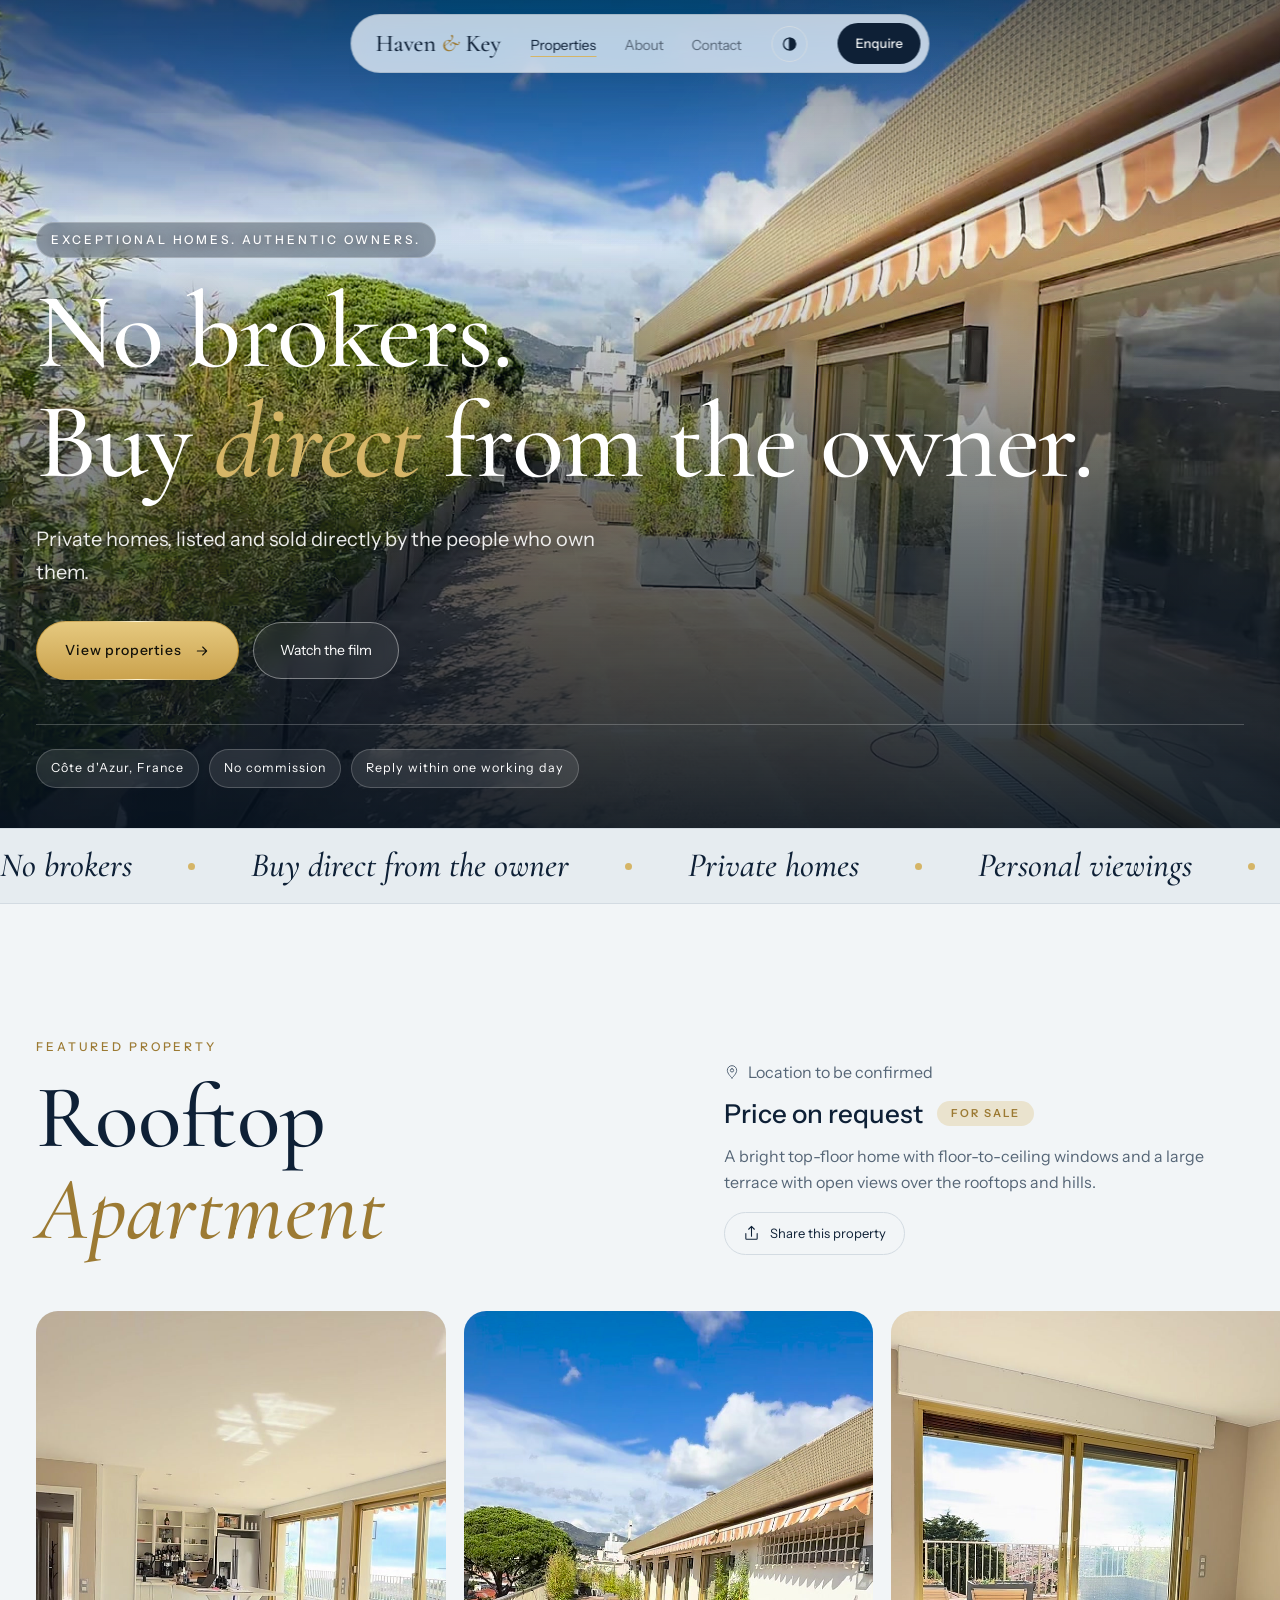
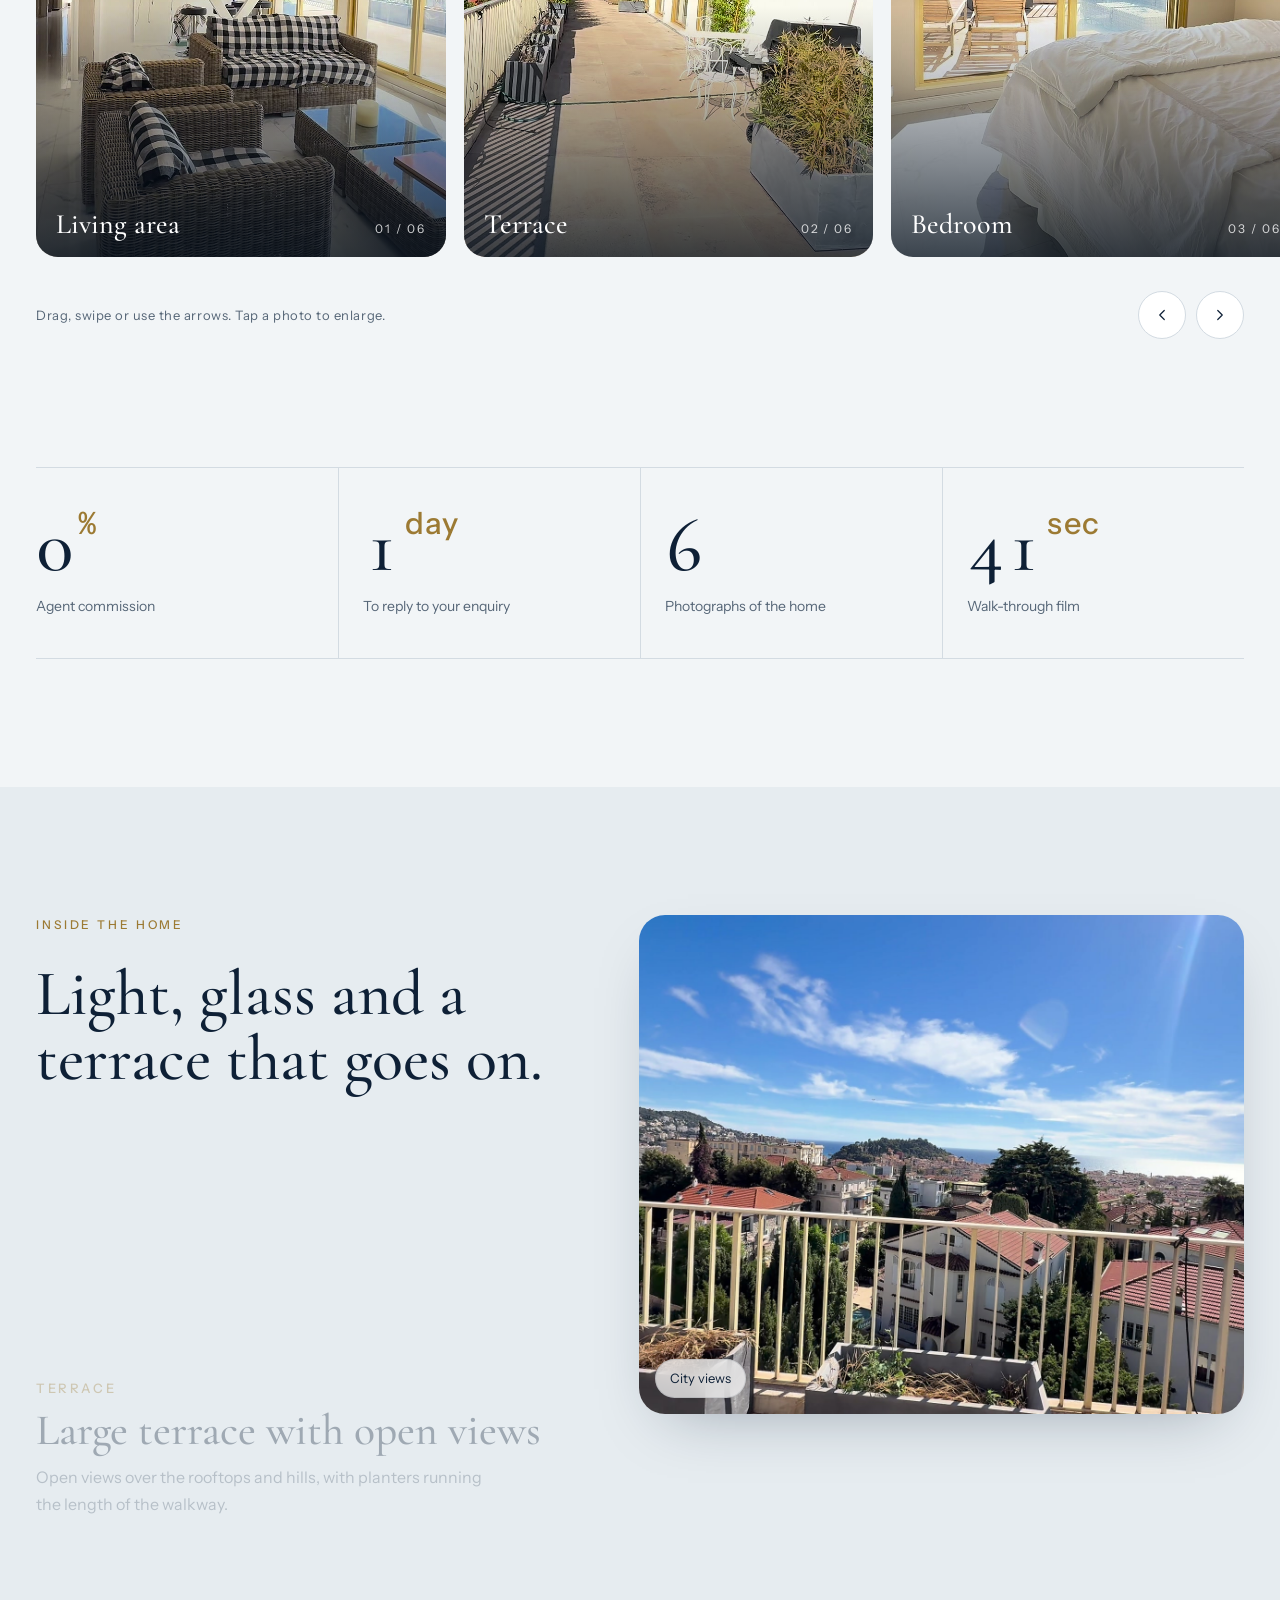
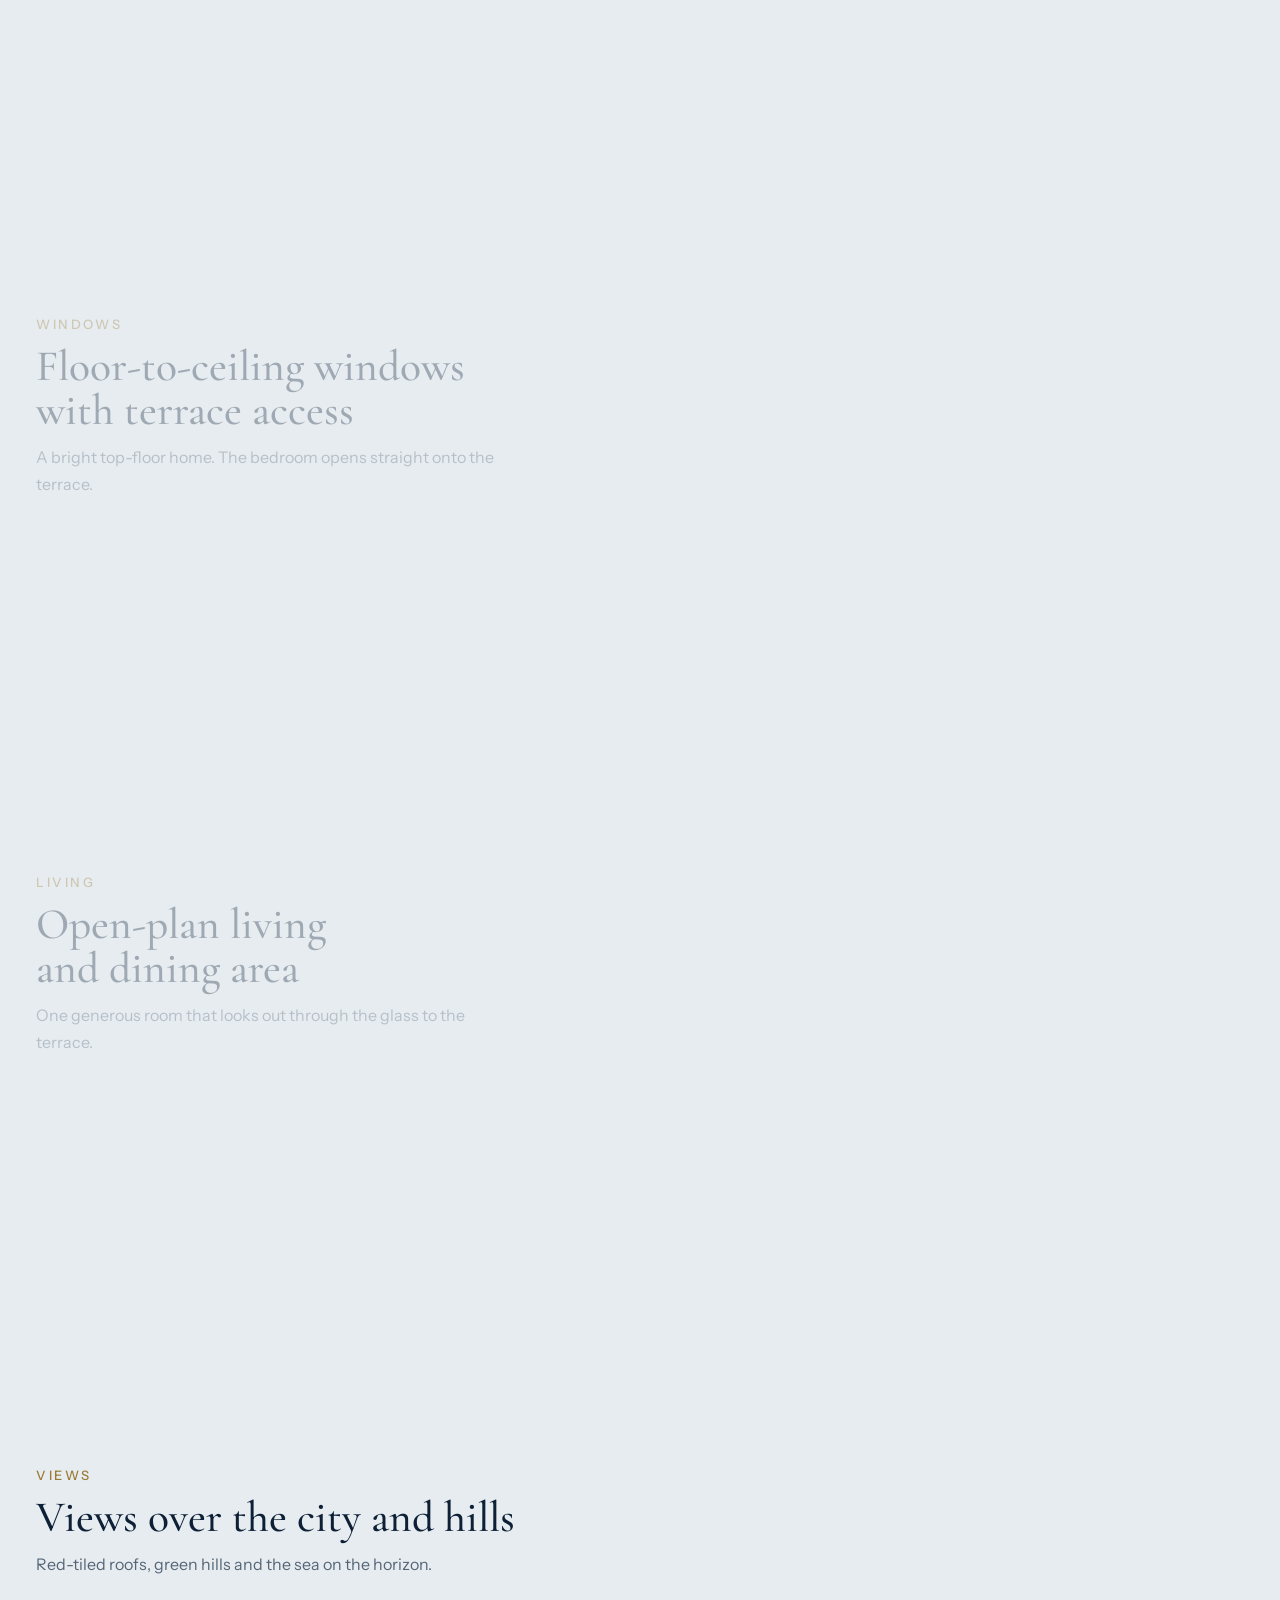
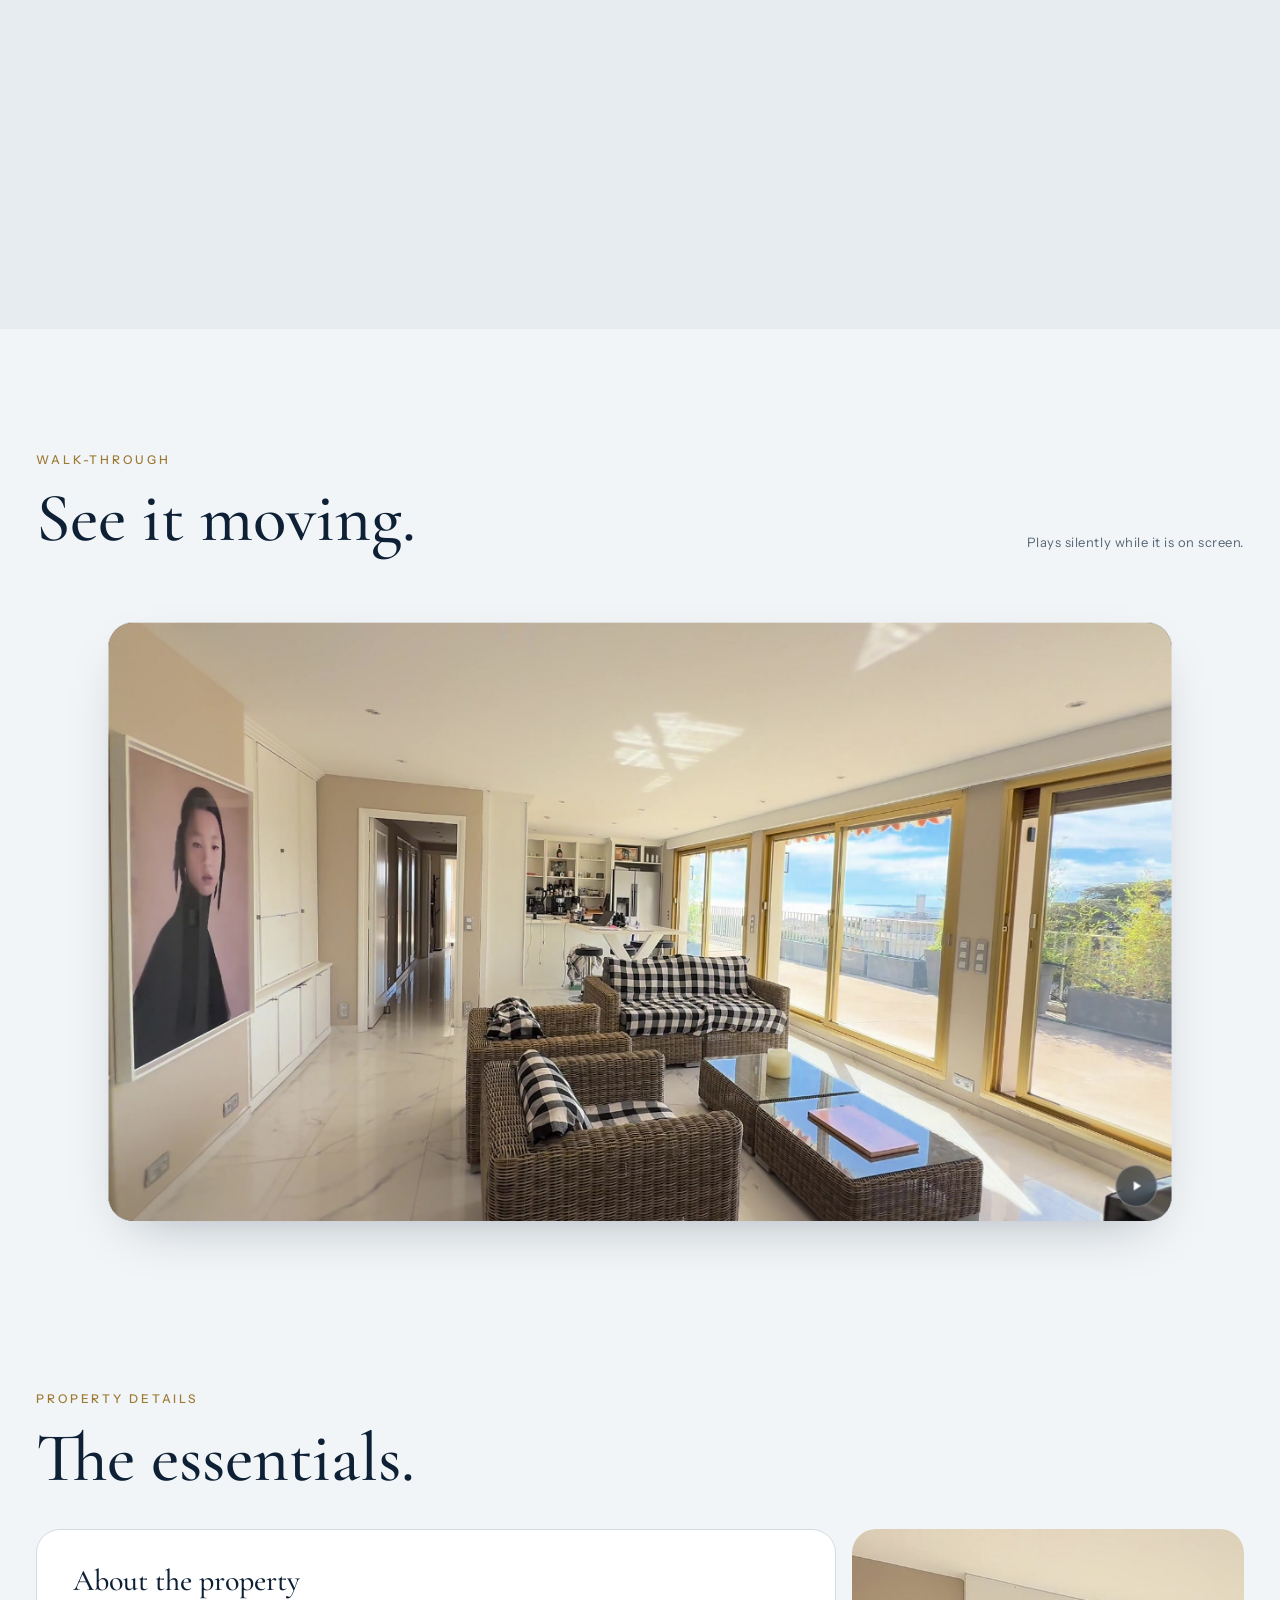
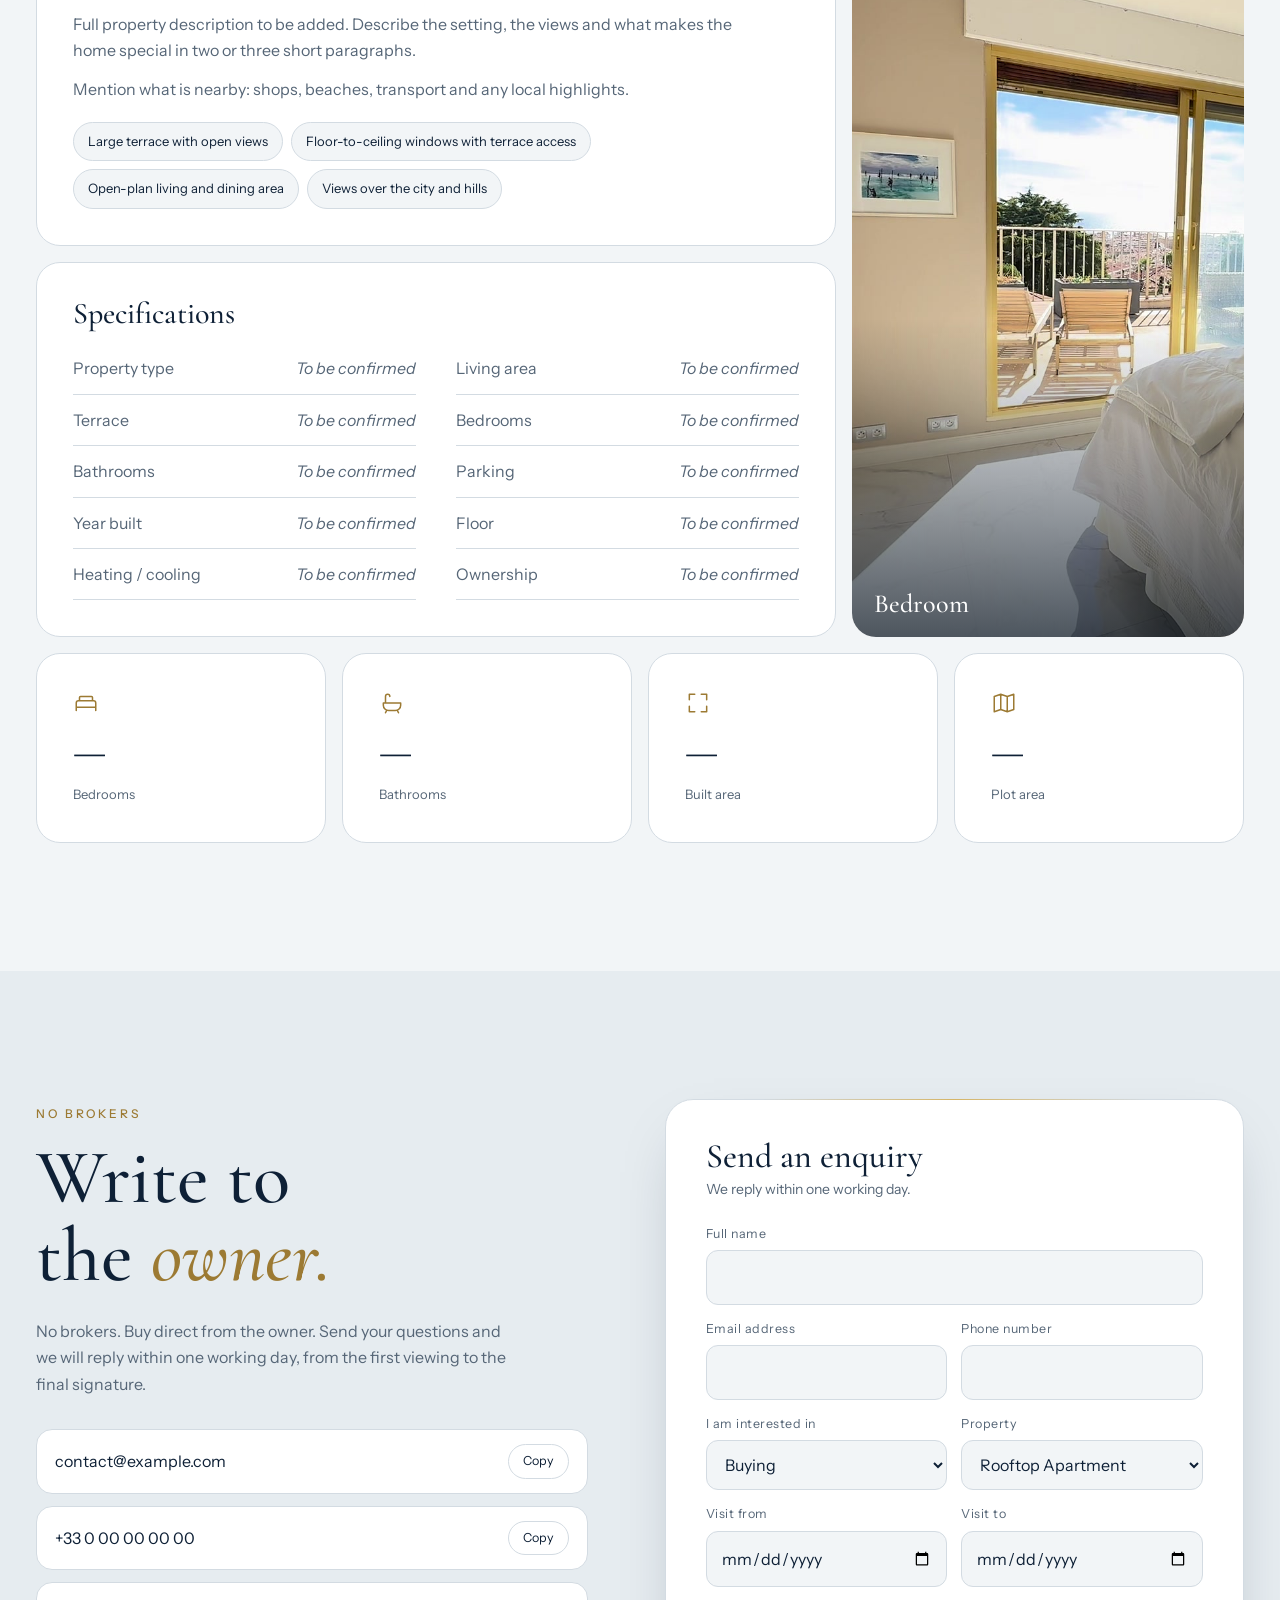
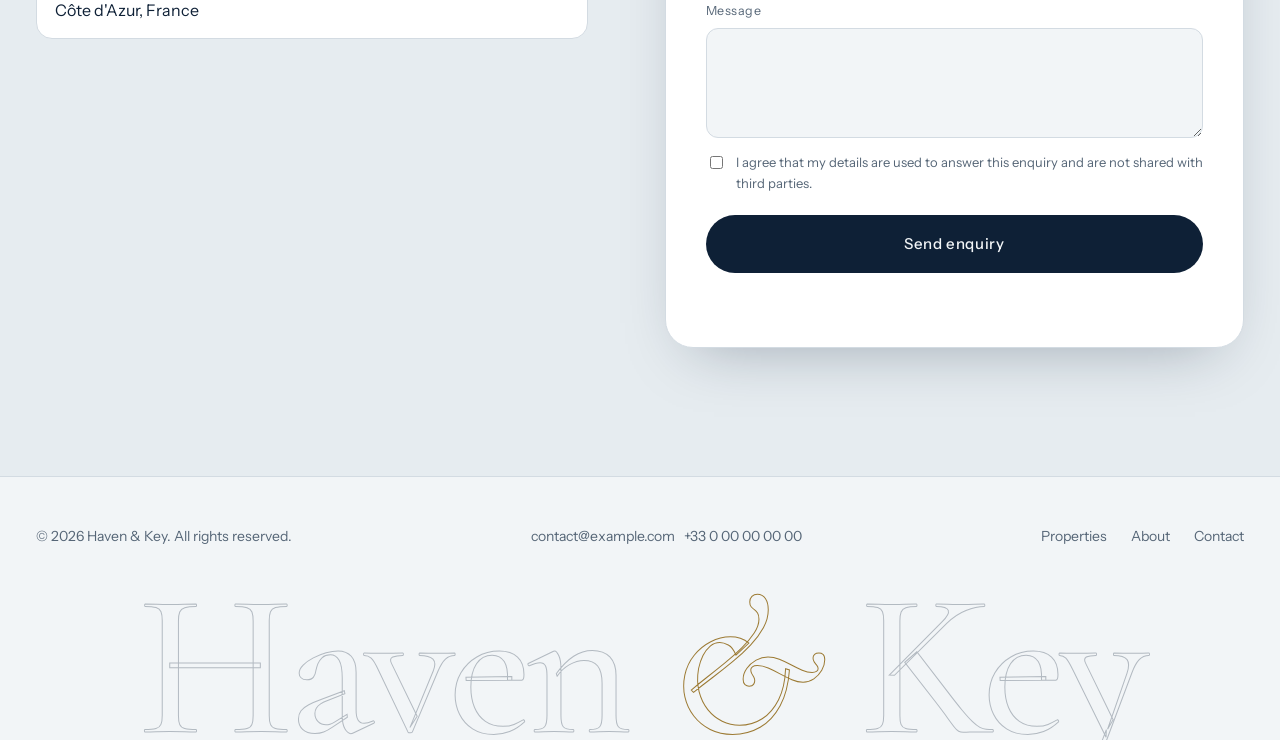
<file: index.html>
<!DOCTYPE html>
<html lang="en" data-root="">
<head>
<meta charset="utf-8">
<meta name="viewport" content="width=device-width, initial-scale=1">
<title>Haven &amp; Key — Private homes, direct from the owner</title>
<meta name="description" content="No brokers. Buy direct from the owner. Private homes, listed and sold directly by the people who own them.">


<meta name="theme-color" content="#0e2036">
<meta property="og:site_name" content="Haven &amp; Key">
<meta property="og:type" content="website">
<meta property="og:title" content="Haven &amp; Key — Private homes, direct from the owner">
<meta property="og:description" content="No brokers. Buy direct from the owner. Private homes, listed and sold directly by the people who own them.">

<meta property="og:image" content="images/hero.jpg">
<meta name="twitter:card" content="summary_large_image">
<link rel="icon" href="favicon.svg" type="image/svg+xml">
<link rel="preconnect" href="https://fonts.googleapis.com">
<link rel="preconnect" href="https://fonts.gstatic.com" crossorigin>
<link href="https://fonts.googleapis.com/css2?family=Cormorant+Garamond:ital,wght@0,400;0,500;0,600;1,400;1,500&family=Instrument+Sans:wght@400;500;600&display=swap" rel="stylesheet">
<script>try{var t=localStorage.getItem("hk-theme");if(t)document.documentElement.setAttribute("data-theme",t)}catch(e){}</script>
<link rel="stylesheet" href="css/style.css">
<script type="application/ld+json">{"@context":"https://schema.org","@type":"Organization","name":"Haven & Key","email":"contact@example.com","telephone":"+33 0 00 00 00 00"}</script>
</head>
<body>
<header class="nav" id="nav">
      <a class="brand" href="./">Haven <i>&amp;</i> Key</a>
      <nav aria-label="Main"><ul>
        <li><a href="./" aria-current="page">Properties</a></li>
        <li><a href="about/">About</a></li>
        <li><a href="contact/">Contact</a></li>
      </ul></nav>
      <button class="tbtn" id="theme" type="button" aria-label="Switch light or dark theme"><svg viewBox="0 0 24 24" width="18" height="18" fill="none" stroke="currentColor" stroke-width="1.6" aria-hidden="true"><circle cx="12" cy="12" r="8"/><path d="M12 4v16a8 8 0 0 0 0-16z" fill="currentColor"/></svg></button>
      <a class="pill-btn" href="contact/#enquire">Enquire</a>
    </header><div class="progress" id="progress" aria-hidden="true"></div>
<main id="app"><section class="hero" id="hero">
        <div class="hero-bg" id="heroBg"><img src="images/hero.jpg" alt="" fetchpriority="high" onerror="this.removeAttribute('src');this.onerror=null"></div>
        <div class="wrap">
          <span class="label">Exceptional homes. Authentic owners.</span>
          <h1><span class="ln"><span class="w" style="--i:0">No</span> <span class="w" style="--i:1">brokers.</span></span><span class="ln"><span class="w" style="--i:2">Buy</span> <span class="w" style="--i:3"><em>direct</em></span> <span class="w" style="--i:4">from</span> <span class="w" style="--i:5">the</span> <span class="w" style="--i:6">owner.</span></span></h1>
          <p class="intro">Private homes, listed and sold directly by the people who own them.</p>
          <div class="cta-row">
            <a class="shimmer" href="#property">View properties <svg viewBox="0 0 24 24" width="16" height="16" fill="none" stroke="currentColor" stroke-width="1.6" stroke-linecap="round" stroke-linejoin="round" aria-hidden="true"><path d="M5 12h14M13 6l6 6-6 6"/></svg></a>
            <a class="ghost" href="#film">Watch the film</a>
          </div>
          <div class="chips"><span class="chip">Côte d'Azur, France</span><span class="chip">No commission</span><span class="chip">Reply within one working day</span></div>
        </div>
      </section>
      <div class="marquee" aria-hidden="true"><div class="track"><span>No brokers</span><span>Buy direct from the owner</span><span>Private homes</span><span>Personal viewings</span><span>Côte d'Azur</span><span>No commission</span><span>No brokers</span><span>Buy direct from the owner</span><span>Private homes</span><span>Personal viewings</span><span>Côte d'Azur</span><span>No commission</span></div></div><section class="sec" id="property"><div class="wrap fhead">
        <div><span class="label">Featured property</span><h2>Rooftop <em>Apartment</em></h2></div>
        <div class="fmeta">
          <p class="where"><svg viewBox="0 0 24 24" width="16" height="16" fill="none" stroke="currentColor" stroke-width="1.5" stroke-linecap="round" stroke-linejoin="round" aria-hidden="true"><path d="M12 21s7-6.2 7-11.5A7 7 0 0 0 5 9.5C5 14.8 12 21 12 21zM12 7a2.5 2.5 0 1 0 0 5 2.5 2.5 0 0 0 0-5z"/></svg>Location to be confirmed</p>
          <p class="price">Price on request <span class="pill">For sale</span></p>
          <p class="blurb">A bright top-floor home with floor-to-ceiling windows and a large terrace with open views over the rooftops and hills.</p>
          <div class="share" data-slug="rooftop-apartment"><button type="button" class="share-btn" data-share><svg viewBox="0 0 24 24" width="17" height="17" fill="none" stroke="currentColor" stroke-width="1.5" stroke-linecap="round" stroke-linejoin="round" aria-hidden="true"><path d="M4 12v7a1 1 0 0 0 1 1h14a1 1 0 0 0 1-1v-7M16 6l-4-4-4 4M12 2v14"/></svg><span>Share this property</span></button></div>
        </div></div><div class="cards-wrap" data-slug="rooftop-apartment">
      <div class="cards" id="cards" tabindex="0" aria-label="Photo carousel, scroll sideways">
        <button class="pc" type="button" data-i="0" aria-label="Enlarge photo: Living area"><img src="images/rooftop-apartment/1.jpg" alt="Rooftop Apartment — Living area" loading="eager" decoding="async" draggable="false" onerror="this.removeAttribute('src');this.onerror=null"><span><b>Living area</b><small>01 / 06</small></span></button><button class="pc" type="button" data-i="1" aria-label="Enlarge photo: Terrace"><img src="images/rooftop-apartment/2.jpg" alt="Rooftop Apartment — Terrace" loading="eager" decoding="async" draggable="false" onerror="this.removeAttribute('src');this.onerror=null"><span><b>Terrace</b><small>02 / 06</small></span></button><button class="pc" type="button" data-i="2" aria-label="Enlarge photo: Bedroom"><img src="images/rooftop-apartment/3.jpg" alt="Rooftop Apartment — Bedroom" loading="lazy" decoding="async" draggable="false" onerror="this.removeAttribute('src');this.onerror=null"><span><b>Bedroom</b><small>03 / 06</small></span></button><button class="pc" type="button" data-i="3" aria-label="Enlarge photo: City views"><img src="images/rooftop-apartment/4.jpg" alt="Rooftop Apartment — City views" loading="lazy" decoding="async" draggable="false" onerror="this.removeAttribute('src');this.onerror=null"><span><b>City views</b><small>04 / 06</small></span></button><button class="pc" type="button" data-i="4" aria-label="Enlarge photo: Bedroom with terrace access"><img src="images/rooftop-apartment/5.jpg" alt="Rooftop Apartment — Bedroom with terrace access" loading="lazy" decoding="async" draggable="false" onerror="this.removeAttribute('src');this.onerror=null"><span><b>Bedroom with terrace access</b><small>05 / 06</small></span></button><button class="pc" type="button" data-i="5" aria-label="Enlarge photo: Terrace walkway"><img src="images/rooftop-apartment/6.jpg" alt="Rooftop Apartment — Terrace walkway" loading="lazy" decoding="async" draggable="false" onerror="this.removeAttribute('src');this.onerror=null"><span><b>Terrace walkway</b><small>06 / 06</small></span></button>
      </div>
      <div class="wrap cbar"><span class="hint">Drag, swipe or use the arrows. Tap a photo to enlarge.</span>
        <div class="arrows"><button id="prev" type="button" aria-label="Previous photos"><svg viewBox="0 0 24 24" width="18" height="18" fill="none" stroke="currentColor" stroke-width="1.6" stroke-linecap="round" stroke-linejoin="round" aria-hidden="true"><path d="M15 18l-6-6 6-6"/></svg></button><button id="next" type="button" aria-label="Next photos"><svg viewBox="0 0 24 24" width="18" height="18" fill="none" stroke="currentColor" stroke-width="1.6" stroke-linecap="round" stroke-linejoin="round" aria-hidden="true"><path d="M9 6l6 6-6 6"/></svg></button></div></div>
    </div></section>
      <section class="wrap" aria-label="At a glance"><div class="stats" style="--n:4"><div class="stat"><strong><span data-count="0">0</span><sup>%</sup></strong><span>Agent commission</span></div><div class="stat"><strong><span data-count="1">1</span><sup>day</sup></strong><span>To reply to your enquiry</span></div><div class="stat"><strong><span data-count="6">6</span></strong><span>Photographs of the home</span></div><div class="stat"><strong><span data-count="41">41</span><sup>sec</sup></strong><span>Walk-through film</span></div></div></section><section class="tour sec" id="tour"><div class="wrap tour-grid">
        <div class="steps">
          <div class="step steps-intro on"><span class="label">Inside the home</span><h2>Light, glass and a terrace that goes on.</h2></div>
          <div class="step" data-img="0"><span class="n">TERRACE</span><h3>Large terrace with open views</h3><p>Open views over the rooftops and hills, with planters running the length of the walkway.</p></div><div class="step" data-img="1"><span class="n">WINDOWS</span><h3>Floor-to-ceiling windows with terrace access</h3><p>A bright top-floor home. The bedroom opens straight onto the terrace.</p></div><div class="step" data-img="2"><span class="n">LIVING</span><h3>Open-plan living and dining area</h3><p>One generous room that looks out through the glass to the terrace.</p></div><div class="step" data-img="3"><span class="n">VIEWS</span><h3>Views over the city and hills</h3><p>Red-tiled roofs, green hills and the sea on the horizon.</p></div>
        </div>
        <div class="media" id="media" aria-live="polite">
          <img class="on" data-cap="Terrace walkway" src="images/rooftop-apartment/6.jpg" alt="Terrace walkway" loading="lazy" onerror="this.removeAttribute('src');this.onerror=null"><img data-cap="Bedroom with terrace access" src="images/rooftop-apartment/5.jpg" alt="Bedroom with terrace access" loading="lazy" onerror="this.removeAttribute('src');this.onerror=null"><img data-cap="Living area" src="images/rooftop-apartment/1.jpg" alt="Living area" loading="lazy" onerror="this.removeAttribute('src');this.onerror=null"><img data-cap="City views" src="images/rooftop-apartment/4.jpg" alt="City views" loading="lazy" onerror="this.removeAttribute('src');this.onerror=null">
          <span class="cap" id="cap">Terrace walkway</span>
        </div></div></section><section class="film" id="film"><div class="wrap">
        <div class="film-head"><div><span class="label">Walk-through</span><h2>See it moving.</h2></div>
        <p class="hint">Plays silently while it is on screen.</p></div>
        <div class="frame" id="frame"><video id="vid" muted loop playsinline preload="metadata" data-autoplay poster="images/rooftop-apartment/1.jpg" aria-label="Rooftop Apartment video"><source src="video/rooftop-apartment.mp4" type="video/mp4">Your browser cannot play this video.</video>
        <button class="vbtn" id="vbtn" type="button" aria-label="Pause video"><svg id="vicon" viewBox="0 0 24 24" width="18" height="18" fill="currentColor" aria-hidden="true"><path d="M7 5h4v14H7zM13 5h4v14h-4z"/></svg></button></div></div></section><section class="sec bentosec" id="details"><div class="wrap">
        <div class="bhead"><div><span class="label">Property details</span><h2>The essentials.</h2></div></div>
        <div class="bento">
          <div class="cell c-desc"><h3>About the property</h3><p>Full property description to be added. Describe the setting, the views and what makes the home special in two or three short paragraphs.</p><p>Mention what is nearby: shops, beaches, transport and any local highlights.</p>
            <ul class="feat"><li>Large terrace with open views</li><li>Floor-to-ceiling windows with terrace access</li><li>Open-plan living and dining area</li><li>Views over the city and hills</li></ul></div>
          <figure class="cell c-img"><img src="images/rooftop-apartment/3.jpg" alt="Rooftop Apartment — Bedroom" loading="lazy" decoding="async" draggable="false" onerror="this.removeAttribute('src');this.onerror=null"><figcaption>Bedroom</figcaption></figure>
          <div class="cell c-spec"><h3>Specifications</h3><dl class="specs"><div><dt>Property type</dt><dd class="tbc">To be confirmed</dd></div><div><dt>Living area</dt><dd class="tbc">To be confirmed</dd></div><div><dt>Terrace</dt><dd class="tbc">To be confirmed</dd></div><div><dt>Bedrooms</dt><dd class="tbc">To be confirmed</dd></div><div><dt>Bathrooms</dt><dd class="tbc">To be confirmed</dd></div><div><dt>Parking</dt><dd class="tbc">To be confirmed</dd></div><div><dt>Year built</dt><dd class="tbc">To be confirmed</dd></div><div><dt>Floor</dt><dd class="tbc">To be confirmed</dd></div><div><dt>Heating / cooling</dt><dd class="tbc">To be confirmed</dd></div><div><dt>Ownership</dt><dd class="tbc">To be confirmed</dd></div></dl></div>
          <div class="cell c-mini"><svg viewBox="0 0 24 24" width="26" height="26" fill="none" stroke="currentColor" stroke-width="1.4" stroke-linecap="round" stroke-linejoin="round" aria-hidden="true"><path d="M3 19v-7a2 2 0 0 1 2-2h14a2 2 0 0 1 2 2v7M3 16h18M6 10V7a1 1 0 0 1 1-1h10a1 1 0 0 1 1 1v3"/></svg><b>—</b><span>Bedrooms</span></div><div class="cell c-mini"><svg viewBox="0 0 24 24" width="26" height="26" fill="none" stroke="currentColor" stroke-width="1.4" stroke-linecap="round" stroke-linejoin="round" aria-hidden="true"><path d="M4 12h16v2a5 5 0 0 1-5 5H9a5 5 0 0 1-5-5v-2zM6 12V6a2 2 0 0 1 4 0M7 19l-1 2M17 19l1 2"/></svg><b>—</b><span>Bathrooms</span></div><div class="cell c-mini"><svg viewBox="0 0 24 24" width="26" height="26" fill="none" stroke="currentColor" stroke-width="1.4" stroke-linecap="round" stroke-linejoin="round" aria-hidden="true"><path d="M4 9V4h5M20 9V4h-5M4 15v5h5M20 15v5h-5"/></svg><b>—</b><span>Built area</span></div><div class="cell c-mini"><svg viewBox="0 0 24 24" width="26" height="26" fill="none" stroke="currentColor" stroke-width="1.4" stroke-linecap="round" stroke-linejoin="round" aria-hidden="true"><path d="M3 6l6-2 6 2 6-2v14l-6 2-6-2-6 2zM9 4v14M15 6v14"/></svg><b>—</b><span>Plot area</span></div>
        </div></div></section><section class="sec band" id="enquire"><div class="wrap enq">
      <div>
        <span class="label">No brokers</span>
        <h2>Write to the <em>owner.</em></h2>
        <p>No brokers. Buy direct from the owner. Send your questions and we will reply within one working day, from the first viewing to the final signature.</p>
        <div class="lines">
          <div class="line"><span id="mail">contact@example.com</span><button type="button" data-copy="mail">Copy</button></div>
          <div class="line"><span id="tel">+33 0 00 00 00 00</span><button type="button" data-copy="tel">Copy</button></div>
          <div class="line"><span>Côte d'Azur, France</span></div>
        </div>
      </div>
      <form id="enquiry" novalidate>
        <h3>Send an enquiry</h3>
        <p class="sub">We reply within one working day.</p>
        <div class="f"><label for="f-name">Full name</label><input id="f-name" name="name" autocomplete="name" required></div>
        <div class="two">
          <div class="f"><label for="f-email">Email address</label><input id="f-email" name="email" type="email" autocomplete="email" required></div>
          <div class="f"><label for="f-phone">Phone number</label><input id="f-phone" name="phone" type="tel" autocomplete="tel"></div>
        </div>
        <div class="two">
          <div class="f"><label for="f-int">I am interested in</label><select id="f-int" name="interest"><option>Buying</option><option>Renting</option></select></div>
          <div class="f"><label for="f-prop">Property</label><select id="f-prop" name="property"><option value="Any">Any property</option><option value="Rooftop Apartment" selected>Rooftop Apartment</option></select></div>
        </div>
        <div class="two">
          <div class="f"><label for="f-in">Visit from</label><input id="f-in" name="visit_from" type="date"></div>
          <div class="f"><label for="f-out">Visit to</label><input id="f-out" name="visit_to" type="date"></div>
        </div>
        <div class="f"><label for="f-msg">Message</label><textarea id="f-msg" name="message"></textarea></div>
        <input class="hp" name="_gotcha" tabindex="-1" autocomplete="off" aria-hidden="true">
        <label class="consent"><input id="f-consent" type="checkbox" name="consent" required>
          <span>I agree that my details are used to answer this enquiry and are not shared with third parties.</span></label>
        <button class="send" type="submit">Send enquiry</button>
        <p class="status" role="status" aria-live="polite"></p>
      </form>
    </div></section></main>
<footer><div class="wrap">
      <div class="fgrid"><span>&copy; 2026 Haven &amp; Key. All rights reserved.</span>
        <span class="fcontact"><a href="mailto:contact@example.com">contact@example.com</a> &nbsp; +33 0 00 00 00 00</span>
        <nav aria-label="Footer"><a href="./">Properties</a><a href="about/">About</a><a href="contact/">Contact</a></nav></div>
      <div class="big" aria-hidden="true">Haven <i>&amp;</i> Key</div></div></footer>
<dialog id="lb" aria-label="Photo viewer">
      <button class="lb x" data-lb="close" aria-label="Close"><svg viewBox="0 0 24 24" width="20" height="20" fill="none" stroke="currentColor" stroke-width="1.6" stroke-linecap="round" stroke-linejoin="round" aria-hidden="true"><path d="M6 6l12 12M18 6L6 18"/></svg></button>
      <button class="lb p" data-lb="prev" aria-label="Previous photo"><svg viewBox="0 0 24 24" width="22" height="22" fill="none" stroke="currentColor" stroke-width="1.6" stroke-linecap="round" stroke-linejoin="round" aria-hidden="true"><path d="M15 18l-6-6 6-6"/></svg></button>
      <img id="lbi" alt="">
      <button class="lb n" data-lb="next" aria-label="Next photo"><svg viewBox="0 0 24 24" width="22" height="22" fill="none" stroke="currentColor" stroke-width="1.6" stroke-linecap="round" stroke-linejoin="round" aria-hidden="true"><path d="M9 6l6 6-6 6"/></svg></button>
      <p class="lbcap" id="lbc"></p></dialog>
<script src="js/data.js"></script>
<script src="js/app.js"></script>
</body>
</html>
</file>
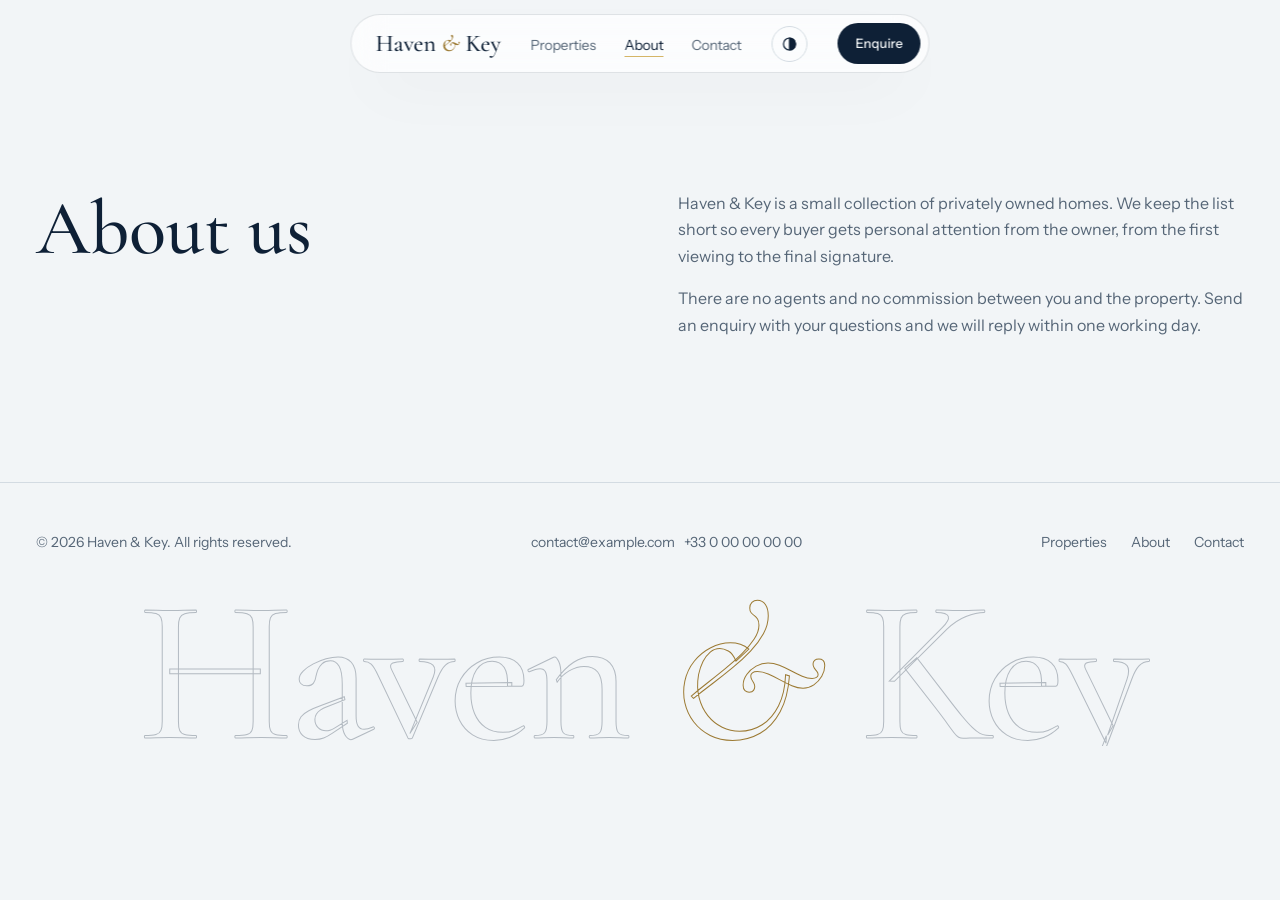
<file: about/index.html>
<!DOCTYPE html>
<html lang="en" data-root="../">
<head>
<meta charset="utf-8">
<meta name="viewport" content="width=device-width, initial-scale=1">
<title>About | Haven &amp; Key</title>
<meta name="description" content="Haven &amp; Key is a small collection of privately owned homes. We keep the list short so every buyer gets personal attention from the owner, from the first viewing to the final signature.">


<meta name="theme-color" content="#0e2036">
<meta property="og:site_name" content="Haven &amp; Key">
<meta property="og:type" content="website">
<meta property="og:title" content="About | Haven &amp; Key">
<meta property="og:description" content="Haven &amp; Key is a small collection of privately owned homes. We keep the list short so every buyer gets personal attention from the owner, from the first viewing to the final signature.">

<meta property="og:image" content="../images/hero.jpg">
<meta name="twitter:card" content="summary_large_image">
<link rel="icon" href="../favicon.svg" type="image/svg+xml">
<link rel="preconnect" href="https://fonts.googleapis.com">
<link rel="preconnect" href="https://fonts.gstatic.com" crossorigin>
<link href="https://fonts.googleapis.com/css2?family=Cormorant+Garamond:ital,wght@0,400;0,500;0,600;1,400;1,500&family=Instrument+Sans:wght@400;500;600&display=swap" rel="stylesheet">
<script>try{var t=localStorage.getItem("hk-theme");if(t)document.documentElement.setAttribute("data-theme",t)}catch(e){}</script>
<link rel="stylesheet" href="../css/style.css">

</head>
<body class="inner">
<header class="nav" id="nav">
      <a class="brand" href="../">Haven <i>&amp;</i> Key</a>
      <nav aria-label="Main"><ul>
        <li><a href="../">Properties</a></li>
        <li><a href="../about/" aria-current="page">About</a></li>
        <li><a href="../contact/">Contact</a></li>
      </ul></nav>
      <button class="tbtn" id="theme" type="button" aria-label="Switch light or dark theme"><svg viewBox="0 0 24 24" width="18" height="18" fill="none" stroke="currentColor" stroke-width="1.6" aria-hidden="true"><circle cx="12" cy="12" r="8"/><path d="M12 4v16a8 8 0 0 0 0-16z" fill="currentColor"/></svg></button>
      <a class="pill-btn" href="../contact/#enquire">Enquire</a>
    </header><div class="progress" id="progress" aria-hidden="true"></div>
<main id="app"><section class="sec page"><div class="wrap simple"><h1>About us</h1><div><p>Haven &amp; Key is a small collection of privately owned homes. We keep the list short so every buyer gets personal attention from the owner, from the first viewing to the final signature.</p><p>There are no agents and no commission between you and the property. Send an enquiry with your questions and we will reply within one working day.</p></div></div></section></main>
<footer><div class="wrap">
      <div class="fgrid"><span>&copy; 2026 Haven &amp; Key. All rights reserved.</span>
        <span class="fcontact"><a href="mailto:contact@example.com">contact@example.com</a> &nbsp; +33 0 00 00 00 00</span>
        <nav aria-label="Footer"><a href="../">Properties</a><a href="../about/">About</a><a href="../contact/">Contact</a></nav></div>
      <div class="big" aria-hidden="true">Haven <i>&amp;</i> Key</div></div></footer>
<dialog id="lb" aria-label="Photo viewer">
      <button class="lb x" data-lb="close" aria-label="Close"><svg viewBox="0 0 24 24" width="20" height="20" fill="none" stroke="currentColor" stroke-width="1.6" stroke-linecap="round" stroke-linejoin="round" aria-hidden="true"><path d="M6 6l12 12M18 6L6 18"/></svg></button>
      <button class="lb p" data-lb="prev" aria-label="Previous photo"><svg viewBox="0 0 24 24" width="22" height="22" fill="none" stroke="currentColor" stroke-width="1.6" stroke-linecap="round" stroke-linejoin="round" aria-hidden="true"><path d="M15 18l-6-6 6-6"/></svg></button>
      <img id="lbi" alt="">
      <button class="lb n" data-lb="next" aria-label="Next photo"><svg viewBox="0 0 24 24" width="22" height="22" fill="none" stroke="currentColor" stroke-width="1.6" stroke-linecap="round" stroke-linejoin="round" aria-hidden="true"><path d="M9 6l6 6-6 6"/></svg></button>
      <p class="lbcap" id="lbc"></p></dialog>
<script src="../js/data.js"></script>
<script src="../js/app.js"></script>
</body>
</html>
</file>
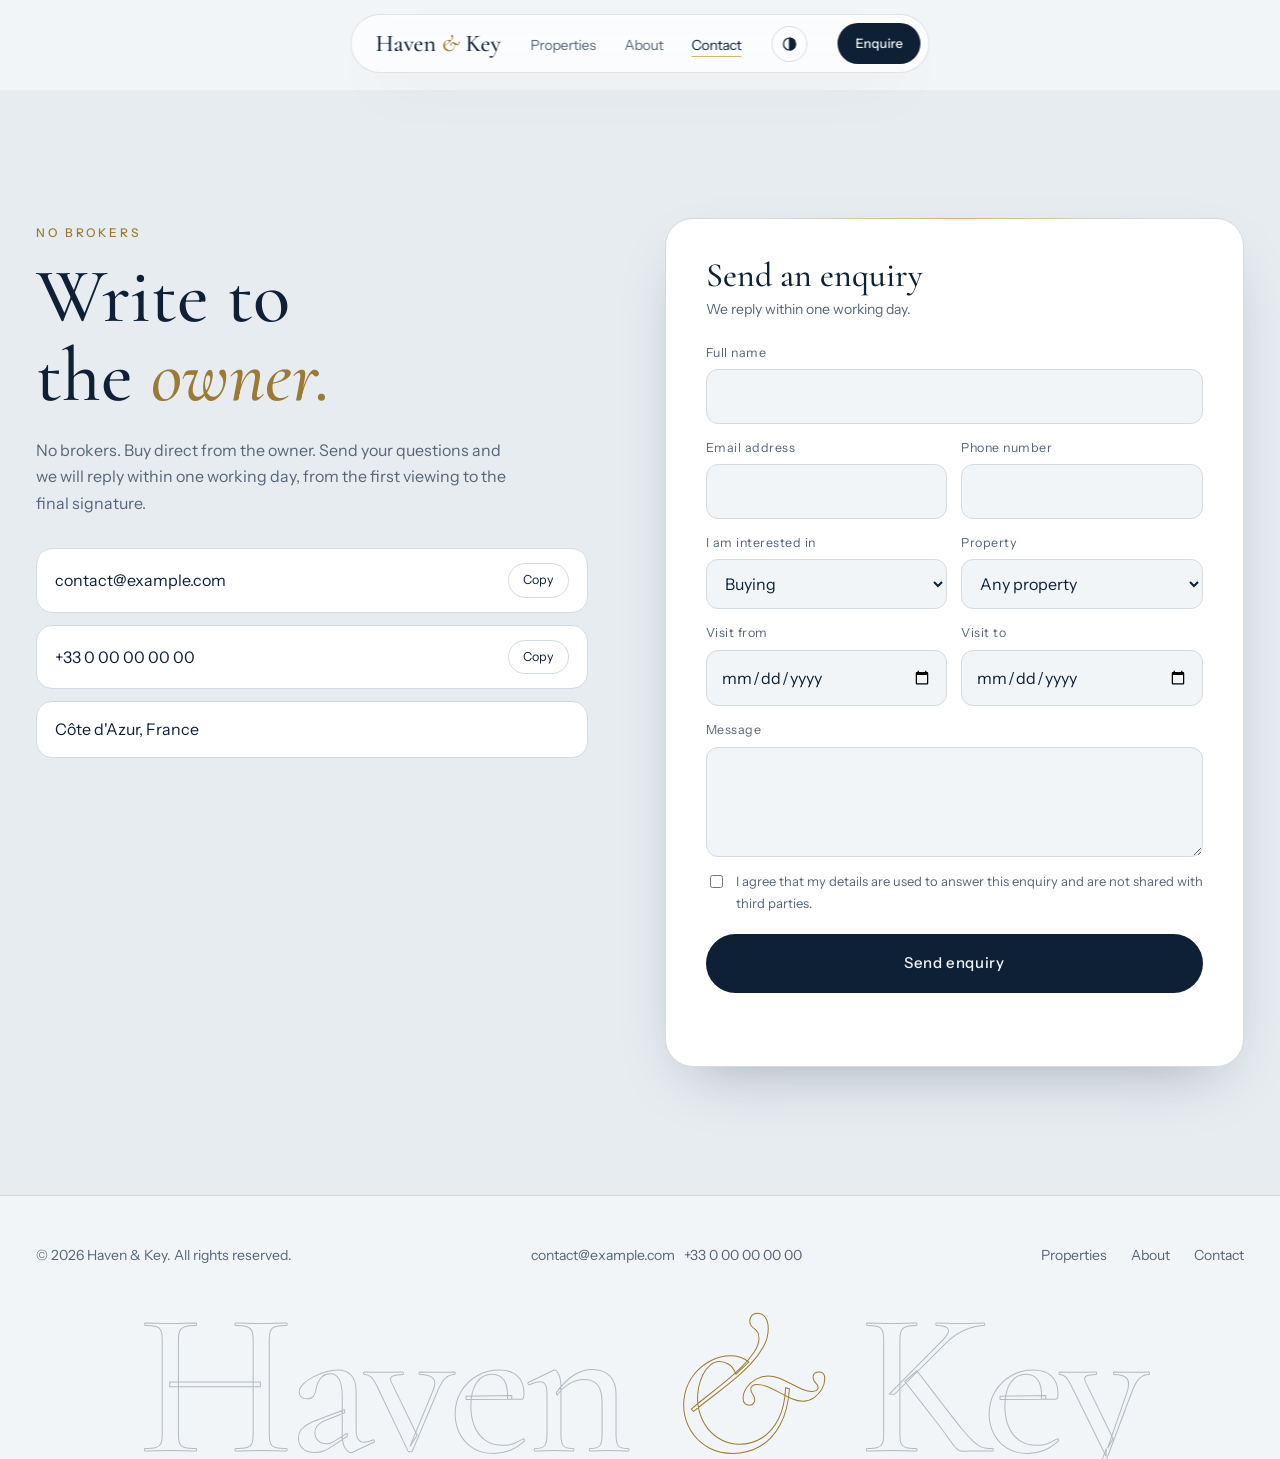
<file: contact/index.html>
<!DOCTYPE html>
<html lang="en" data-root="../">
<head>
<meta charset="utf-8">
<meta name="viewport" content="width=device-width, initial-scale=1">
<title>Contact | Haven &amp; Key</title>
<meta name="description" content="No brokers. Buy direct from the owner. Send an enquiry and we reply within one working day.">


<meta name="theme-color" content="#0e2036">
<meta property="og:site_name" content="Haven &amp; Key">
<meta property="og:type" content="website">
<meta property="og:title" content="Contact | Haven &amp; Key">
<meta property="og:description" content="No brokers. Buy direct from the owner. Send an enquiry and we reply within one working day.">

<meta property="og:image" content="../images/hero.jpg">
<meta name="twitter:card" content="summary_large_image">
<link rel="icon" href="../favicon.svg" type="image/svg+xml">
<link rel="preconnect" href="https://fonts.googleapis.com">
<link rel="preconnect" href="https://fonts.gstatic.com" crossorigin>
<link href="https://fonts.googleapis.com/css2?family=Cormorant+Garamond:ital,wght@0,400;0,500;0,600;1,400;1,500&family=Instrument+Sans:wght@400;500;600&display=swap" rel="stylesheet">
<script>try{var t=localStorage.getItem("hk-theme");if(t)document.documentElement.setAttribute("data-theme",t)}catch(e){}</script>
<link rel="stylesheet" href="../css/style.css">

</head>
<body class="inner">
<header class="nav" id="nav">
      <a class="brand" href="../">Haven <i>&amp;</i> Key</a>
      <nav aria-label="Main"><ul>
        <li><a href="../">Properties</a></li>
        <li><a href="../about/">About</a></li>
        <li><a href="../contact/" aria-current="page">Contact</a></li>
      </ul></nav>
      <button class="tbtn" id="theme" type="button" aria-label="Switch light or dark theme"><svg viewBox="0 0 24 24" width="18" height="18" fill="none" stroke="currentColor" stroke-width="1.6" aria-hidden="true"><circle cx="12" cy="12" r="8"/><path d="M12 4v16a8 8 0 0 0 0-16z" fill="currentColor"/></svg></button>
      <a class="pill-btn" href="#enquire">Enquire</a>
    </header><div class="progress" id="progress" aria-hidden="true"></div>
<main id="app"><div class="pagepad"></div><section class="sec band" id="enquire"><div class="wrap enq">
      <div>
        <span class="label">No brokers</span>
        <h2>Write to the <em>owner.</em></h2>
        <p>No brokers. Buy direct from the owner. Send your questions and we will reply within one working day, from the first viewing to the final signature.</p>
        <div class="lines">
          <div class="line"><span id="mail">contact@example.com</span><button type="button" data-copy="mail">Copy</button></div>
          <div class="line"><span id="tel">+33 0 00 00 00 00</span><button type="button" data-copy="tel">Copy</button></div>
          <div class="line"><span>Côte d'Azur, France</span></div>
        </div>
      </div>
      <form id="enquiry" novalidate>
        <h3>Send an enquiry</h3>
        <p class="sub">We reply within one working day.</p>
        <div class="f"><label for="f-name">Full name</label><input id="f-name" name="name" autocomplete="name" required></div>
        <div class="two">
          <div class="f"><label for="f-email">Email address</label><input id="f-email" name="email" type="email" autocomplete="email" required></div>
          <div class="f"><label for="f-phone">Phone number</label><input id="f-phone" name="phone" type="tel" autocomplete="tel"></div>
        </div>
        <div class="two">
          <div class="f"><label for="f-int">I am interested in</label><select id="f-int" name="interest"><option>Buying</option><option>Renting</option></select></div>
          <div class="f"><label for="f-prop">Property</label><select id="f-prop" name="property"><option value="Any">Any property</option><option value="Rooftop Apartment">Rooftop Apartment</option></select></div>
        </div>
        <div class="two">
          <div class="f"><label for="f-in">Visit from</label><input id="f-in" name="visit_from" type="date"></div>
          <div class="f"><label for="f-out">Visit to</label><input id="f-out" name="visit_to" type="date"></div>
        </div>
        <div class="f"><label for="f-msg">Message</label><textarea id="f-msg" name="message"></textarea></div>
        <input class="hp" name="_gotcha" tabindex="-1" autocomplete="off" aria-hidden="true">
        <label class="consent"><input id="f-consent" type="checkbox" name="consent" required>
          <span>I agree that my details are used to answer this enquiry and are not shared with third parties.</span></label>
        <button class="send" type="submit">Send enquiry</button>
        <p class="status" role="status" aria-live="polite"></p>
      </form>
    </div></section></main>
<footer><div class="wrap">
      <div class="fgrid"><span>&copy; 2026 Haven &amp; Key. All rights reserved.</span>
        <span class="fcontact"><a href="mailto:contact@example.com">contact@example.com</a> &nbsp; +33 0 00 00 00 00</span>
        <nav aria-label="Footer"><a href="../">Properties</a><a href="../about/">About</a><a href="../contact/">Contact</a></nav></div>
      <div class="big" aria-hidden="true">Haven <i>&amp;</i> Key</div></div></footer>
<dialog id="lb" aria-label="Photo viewer">
      <button class="lb x" data-lb="close" aria-label="Close"><svg viewBox="0 0 24 24" width="20" height="20" fill="none" stroke="currentColor" stroke-width="1.6" stroke-linecap="round" stroke-linejoin="round" aria-hidden="true"><path d="M6 6l12 12M18 6L6 18"/></svg></button>
      <button class="lb p" data-lb="prev" aria-label="Previous photo"><svg viewBox="0 0 24 24" width="22" height="22" fill="none" stroke="currentColor" stroke-width="1.6" stroke-linecap="round" stroke-linejoin="round" aria-hidden="true"><path d="M15 18l-6-6 6-6"/></svg></button>
      <img id="lbi" alt="">
      <button class="lb n" data-lb="next" aria-label="Next photo"><svg viewBox="0 0 24 24" width="22" height="22" fill="none" stroke="currentColor" stroke-width="1.6" stroke-linecap="round" stroke-linejoin="round" aria-hidden="true"><path d="M9 6l6 6-6 6"/></svg></button>
      <p class="lbcap" id="lbc"></p></dialog>
<script src="../js/data.js"></script>
<script src="../js/app.js"></script>
</body>
</html>
</file>
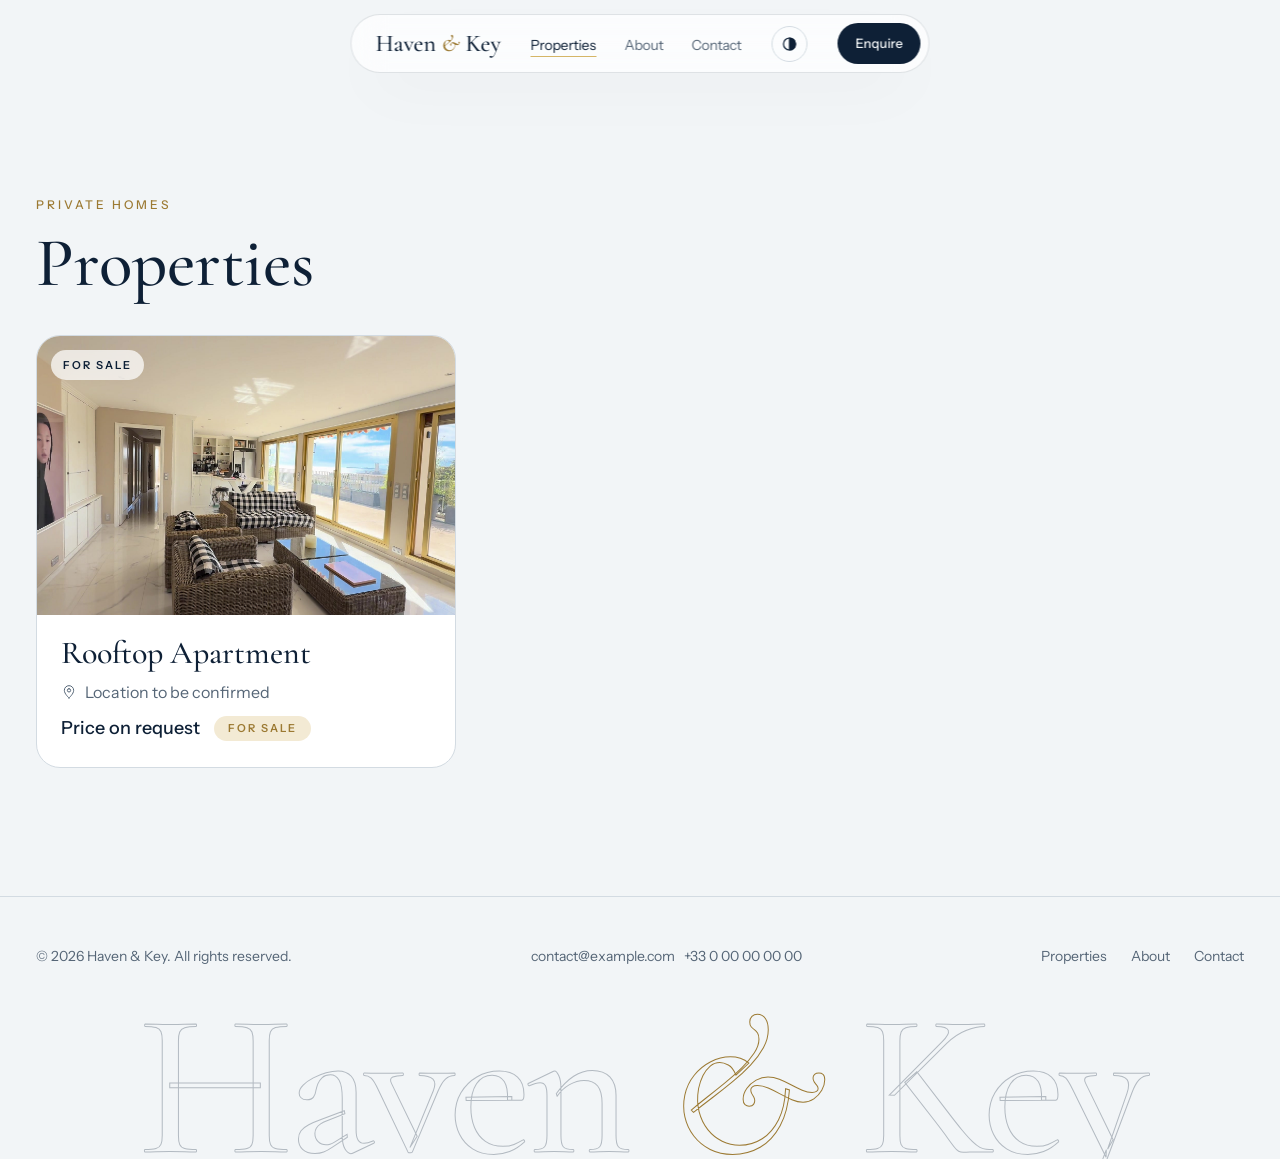
<file: properties/index.html>
<!DOCTYPE html>
<html lang="en" data-root="../">
<head>
<meta charset="utf-8">
<meta name="viewport" content="width=device-width, initial-scale=1">
<title>Properties | Haven &amp; Key</title>
<meta name="description" content="No brokers. Buy direct from the owner. Private homes, listed and sold directly by the people who own them.">


<meta name="theme-color" content="#0e2036">
<meta property="og:site_name" content="Haven &amp; Key">
<meta property="og:type" content="website">
<meta property="og:title" content="Properties | Haven &amp; Key">
<meta property="og:description" content="No brokers. Buy direct from the owner. Private homes, listed and sold directly by the people who own them.">

<meta property="og:image" content="../images/hero.jpg">
<meta name="twitter:card" content="summary_large_image">
<link rel="icon" href="../favicon.svg" type="image/svg+xml">
<link rel="preconnect" href="https://fonts.googleapis.com">
<link rel="preconnect" href="https://fonts.gstatic.com" crossorigin>
<link href="https://fonts.googleapis.com/css2?family=Cormorant+Garamond:ital,wght@0,400;0,500;0,600;1,400;1,500&family=Instrument+Sans:wght@400;500;600&display=swap" rel="stylesheet">
<script>try{var t=localStorage.getItem("hk-theme");if(t)document.documentElement.setAttribute("data-theme",t)}catch(e){}</script>
<link rel="stylesheet" href="../css/style.css">

</head>
<body class="inner">
<header class="nav" id="nav">
      <a class="brand" href="../">Haven <i>&amp;</i> Key</a>
      <nav aria-label="Main"><ul>
        <li><a href="../" aria-current="page">Properties</a></li>
        <li><a href="../about/">About</a></li>
        <li><a href="../contact/">Contact</a></li>
      </ul></nav>
      <button class="tbtn" id="theme" type="button" aria-label="Switch light or dark theme"><svg viewBox="0 0 24 24" width="18" height="18" fill="none" stroke="currentColor" stroke-width="1.6" aria-hidden="true"><circle cx="12" cy="12" r="8"/><path d="M12 4v16a8 8 0 0 0 0-16z" fill="currentColor"/></svg></button>
      <a class="pill-btn" href="../contact/#enquire">Enquire</a>
    </header><div class="progress" id="progress" aria-hidden="true"></div>
<main id="app"><section class="sec page"><div class="wrap"><div class="bhead"><div><span class="label">Private homes</span><h1>Properties</h1></div></div><div class="pgrid"><a class="pcard" href="../rooftop-apartment/">
      <div class="im"><img src="../images/rooftop-apartment/1.jpg" alt="Rooftop Apartment — Living area" loading="lazy" decoding="async" draggable="false" onerror="this.removeAttribute('src');this.onerror=null"><span class="flag">For sale</span></div>
      <div class="body"><h3>Rooftop Apartment</h3><p class="where"><svg viewBox="0 0 24 24" width="16" height="16" fill="none" stroke="currentColor" stroke-width="1.5" stroke-linecap="round" stroke-linejoin="round" aria-hidden="true"><path d="M12 21s7-6.2 7-11.5A7 7 0 0 0 5 9.5C5 14.8 12 21 12 21zM12 7a2.5 2.5 0 1 0 0 5 2.5 2.5 0 0 0 0-5z"/></svg>Location to be confirmed</p><p class="price">Price on request <span class="pill">For sale</span></p></div></a></div></div></section></main>
<footer><div class="wrap">
      <div class="fgrid"><span>&copy; 2026 Haven &amp; Key. All rights reserved.</span>
        <span class="fcontact"><a href="mailto:contact@example.com">contact@example.com</a> &nbsp; +33 0 00 00 00 00</span>
        <nav aria-label="Footer"><a href="../">Properties</a><a href="../about/">About</a><a href="../contact/">Contact</a></nav></div>
      <div class="big" aria-hidden="true">Haven <i>&amp;</i> Key</div></div></footer>
<dialog id="lb" aria-label="Photo viewer">
      <button class="lb x" data-lb="close" aria-label="Close"><svg viewBox="0 0 24 24" width="20" height="20" fill="none" stroke="currentColor" stroke-width="1.6" stroke-linecap="round" stroke-linejoin="round" aria-hidden="true"><path d="M6 6l12 12M18 6L6 18"/></svg></button>
      <button class="lb p" data-lb="prev" aria-label="Previous photo"><svg viewBox="0 0 24 24" width="22" height="22" fill="none" stroke="currentColor" stroke-width="1.6" stroke-linecap="round" stroke-linejoin="round" aria-hidden="true"><path d="M15 18l-6-6 6-6"/></svg></button>
      <img id="lbi" alt="">
      <button class="lb n" data-lb="next" aria-label="Next photo"><svg viewBox="0 0 24 24" width="22" height="22" fill="none" stroke="currentColor" stroke-width="1.6" stroke-linecap="round" stroke-linejoin="round" aria-hidden="true"><path d="M9 6l6 6-6 6"/></svg></button>
      <p class="lbcap" id="lbc"></p></dialog>
<script src="../js/data.js"></script>
<script src="../js/app.js"></script>
</body>
</html>
</file>
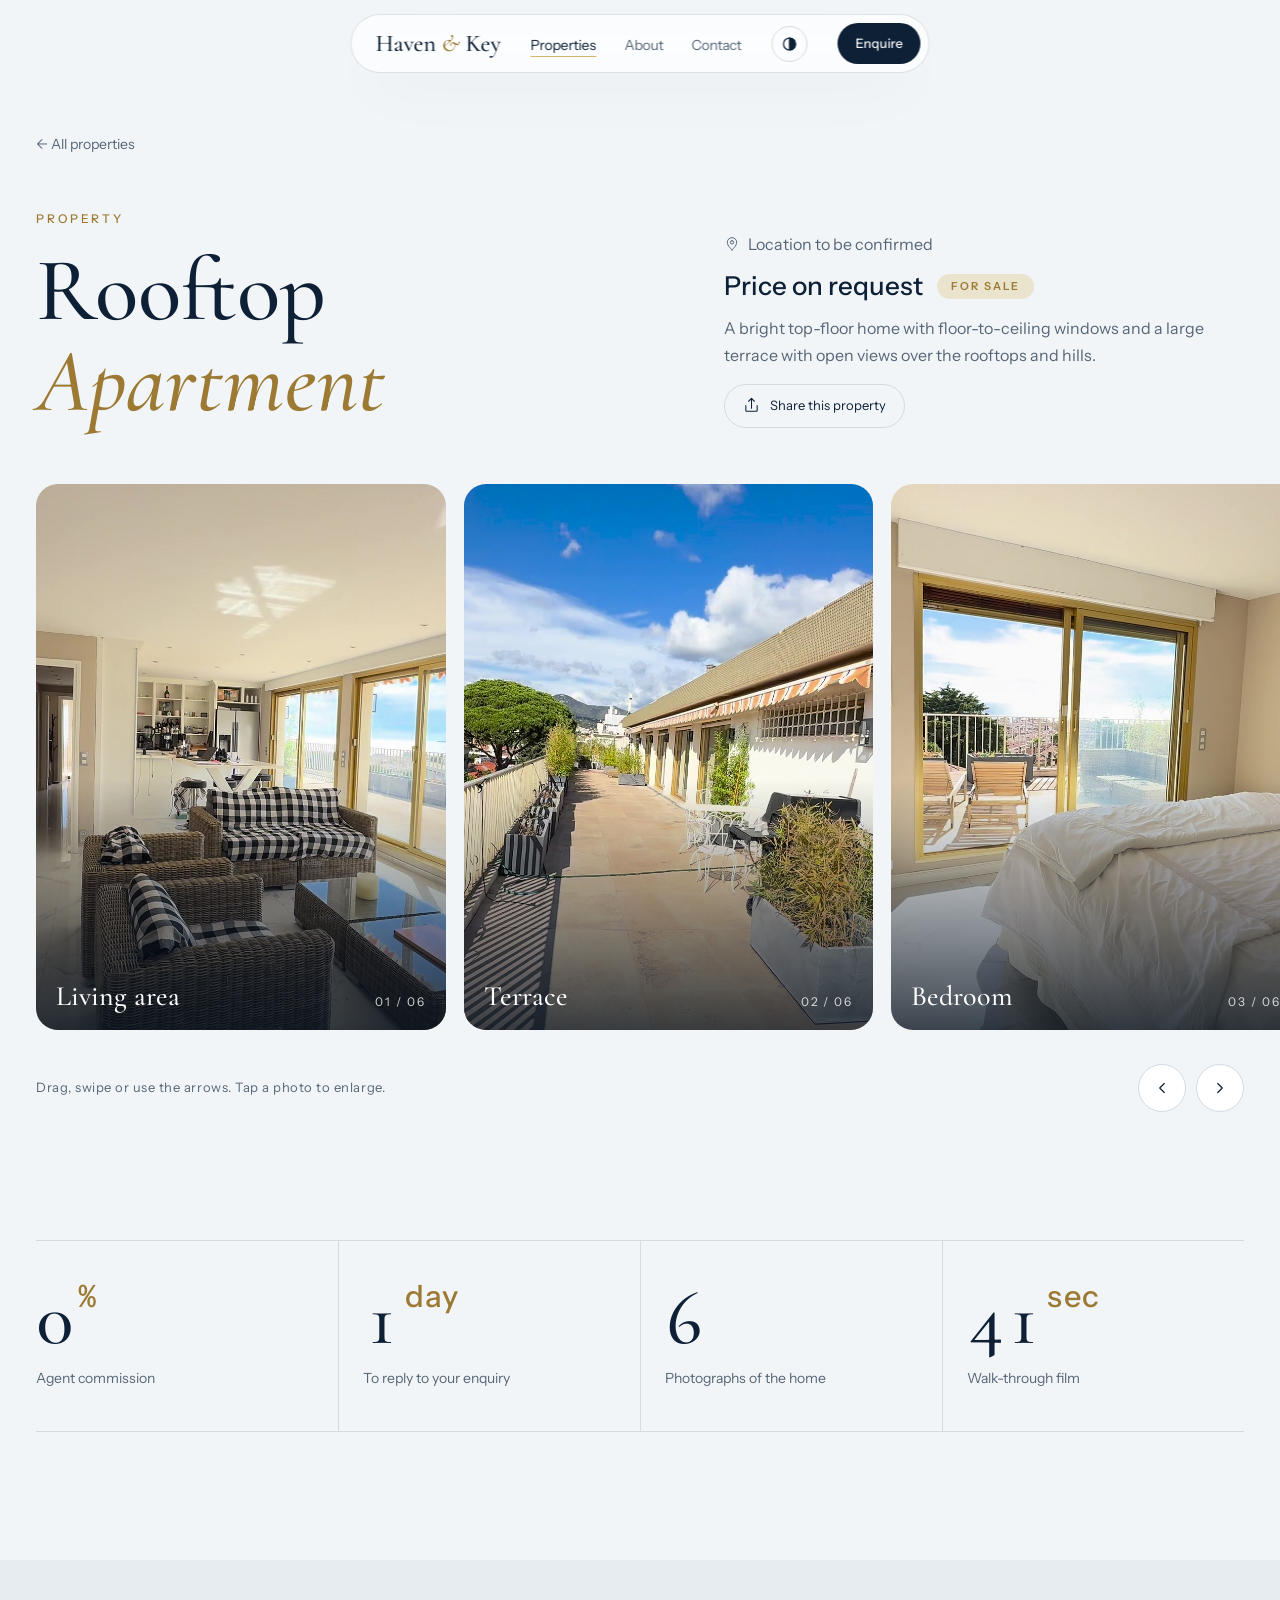
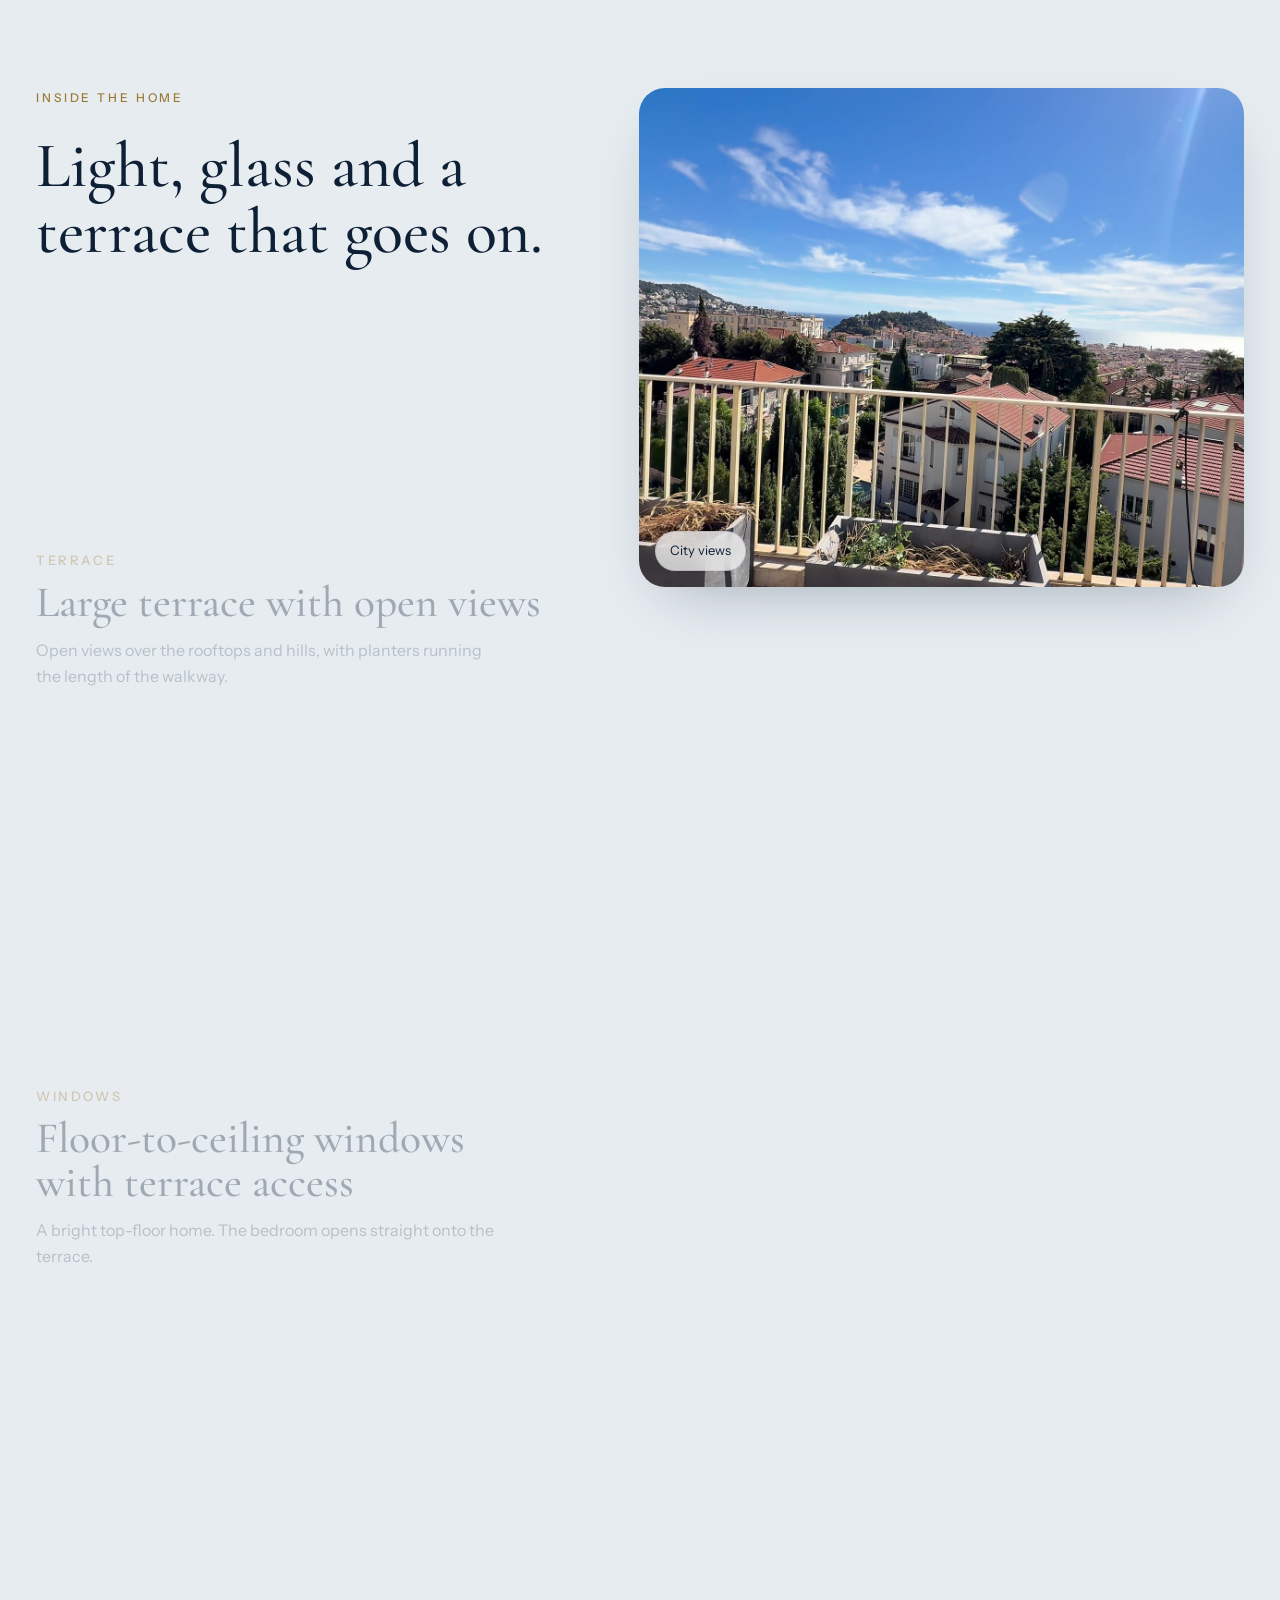
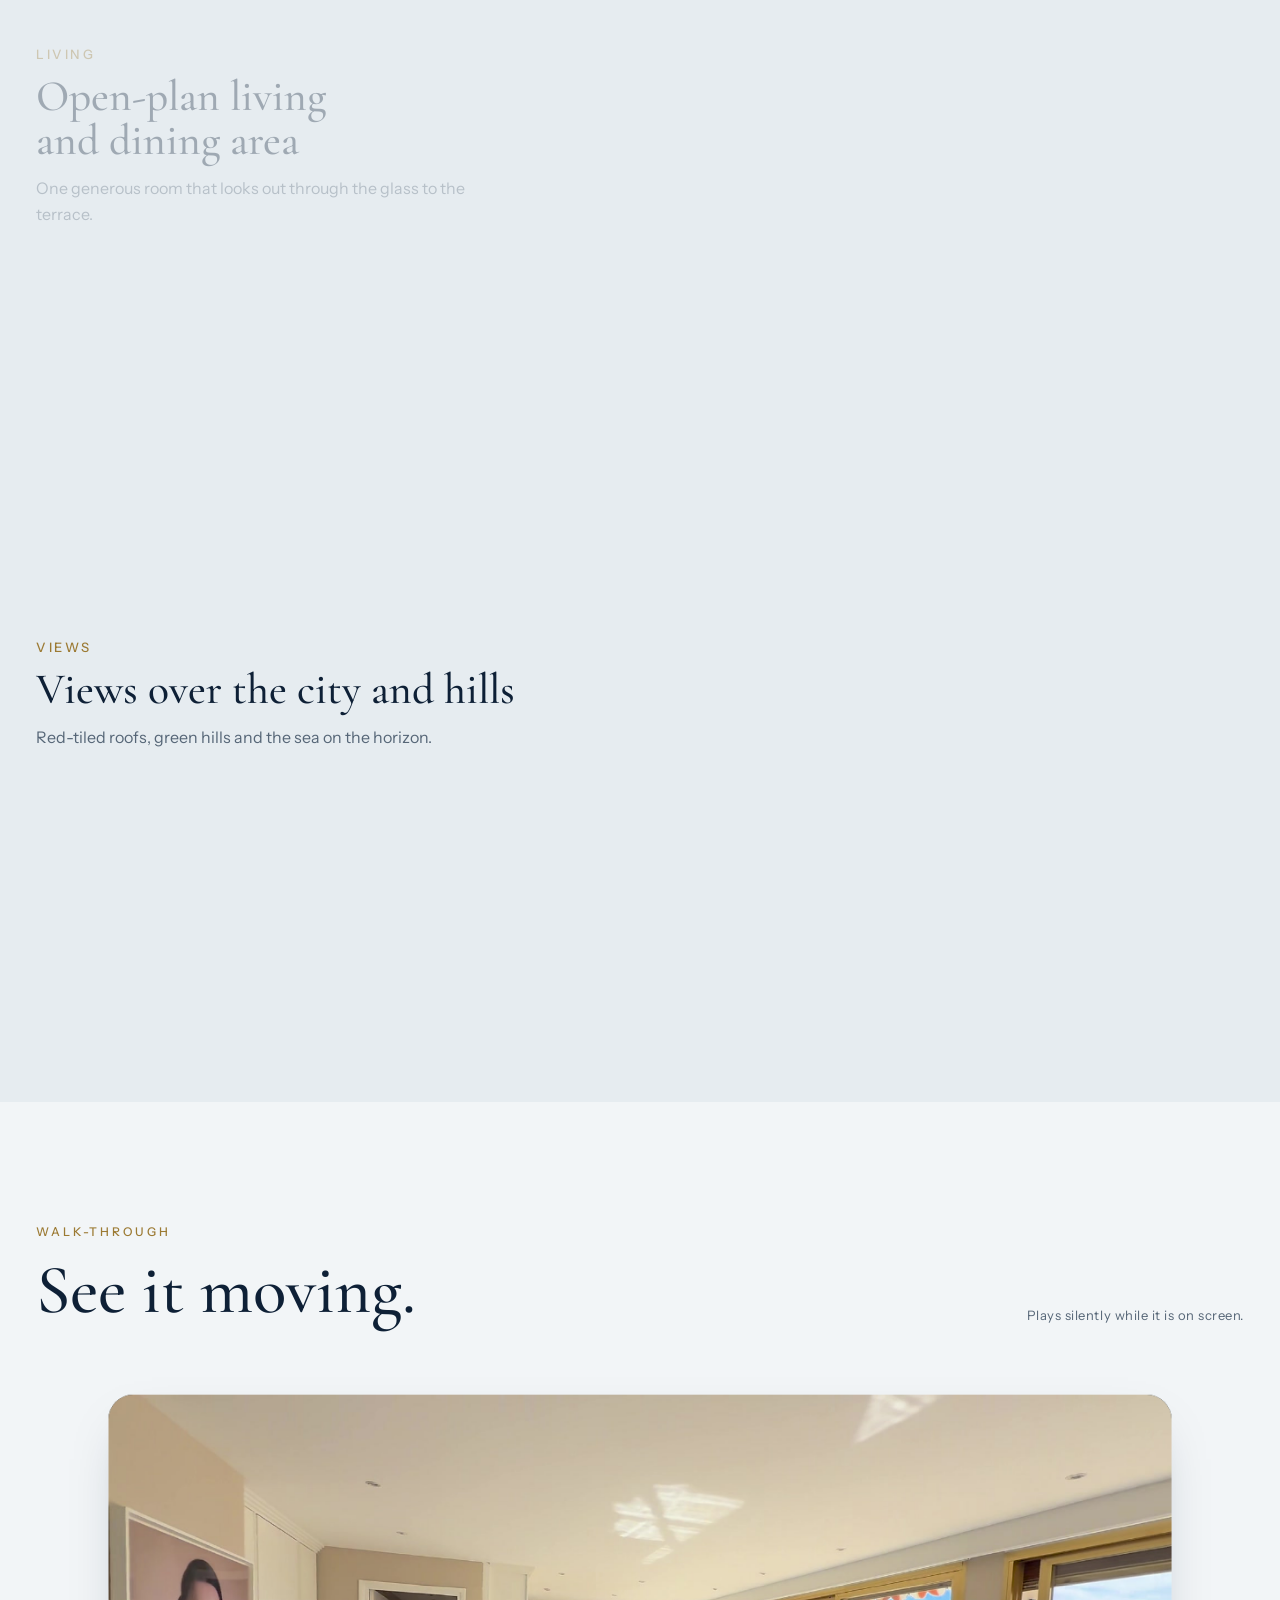
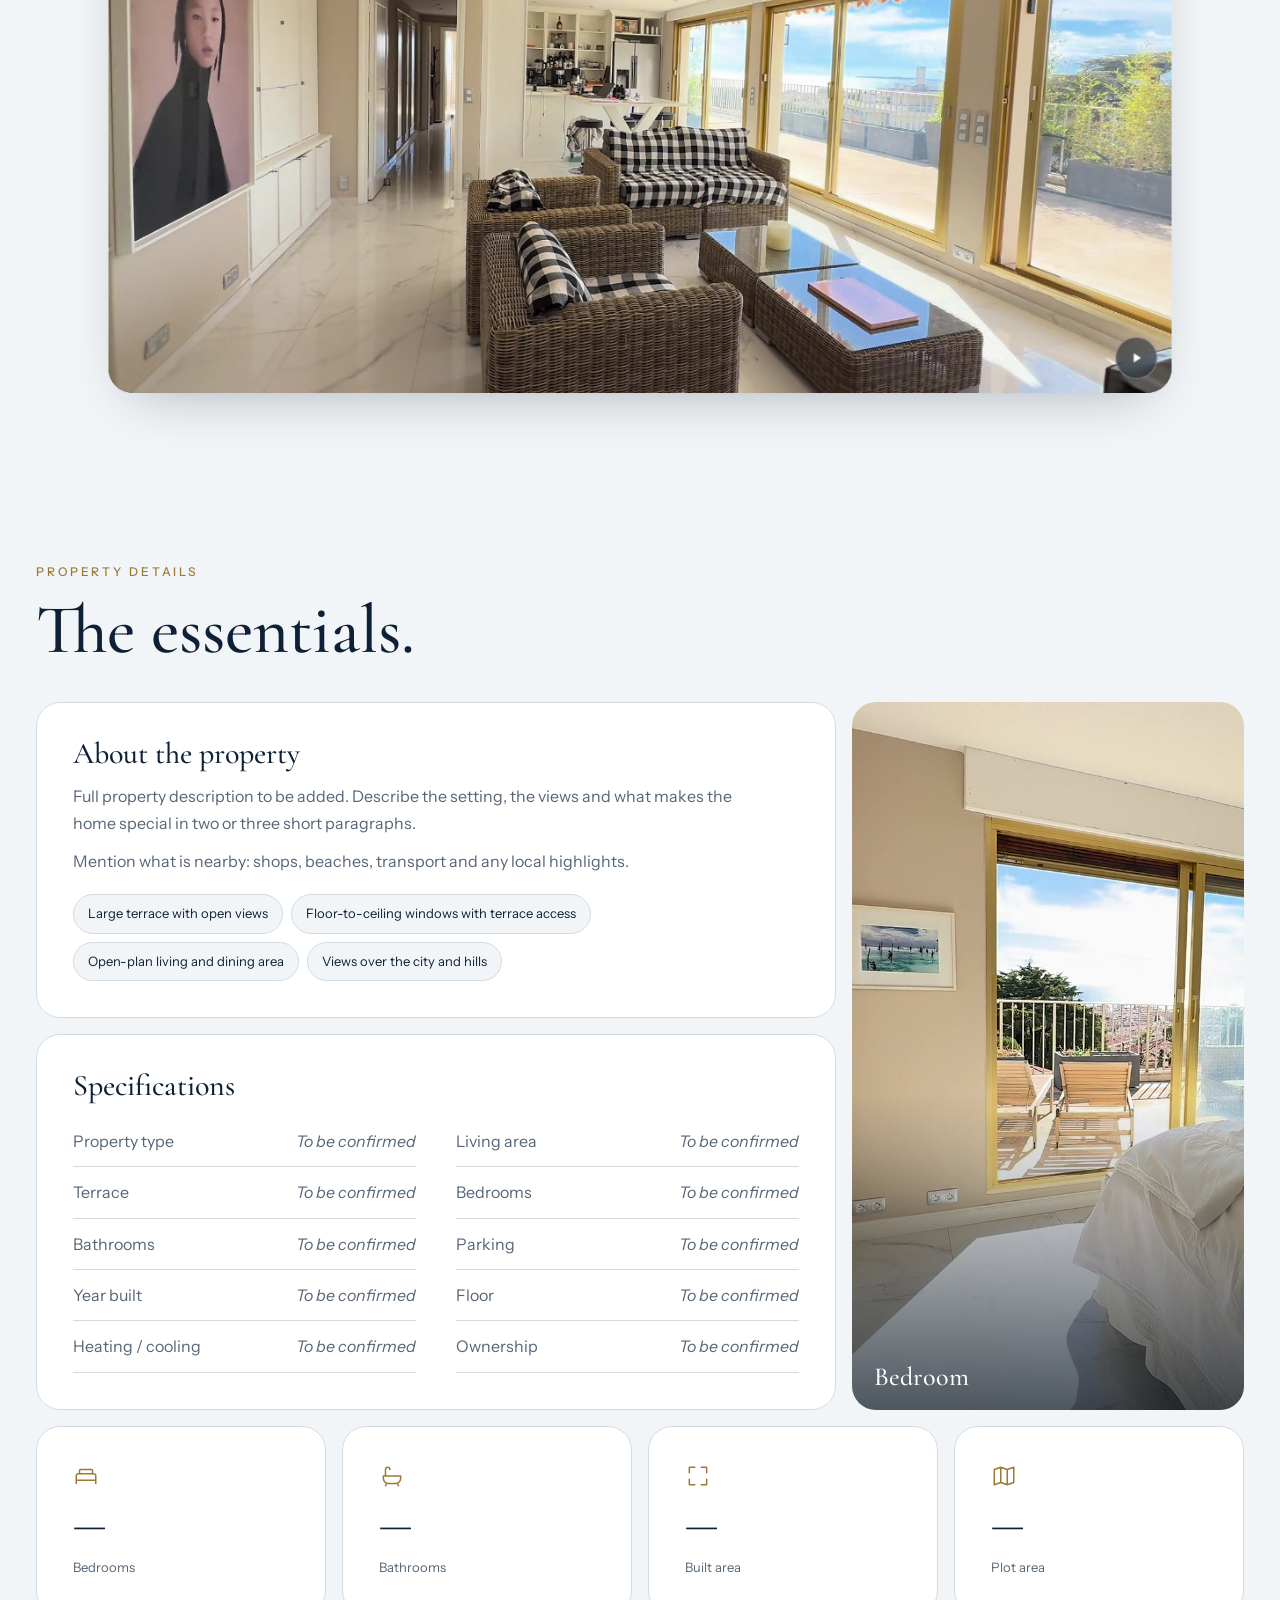
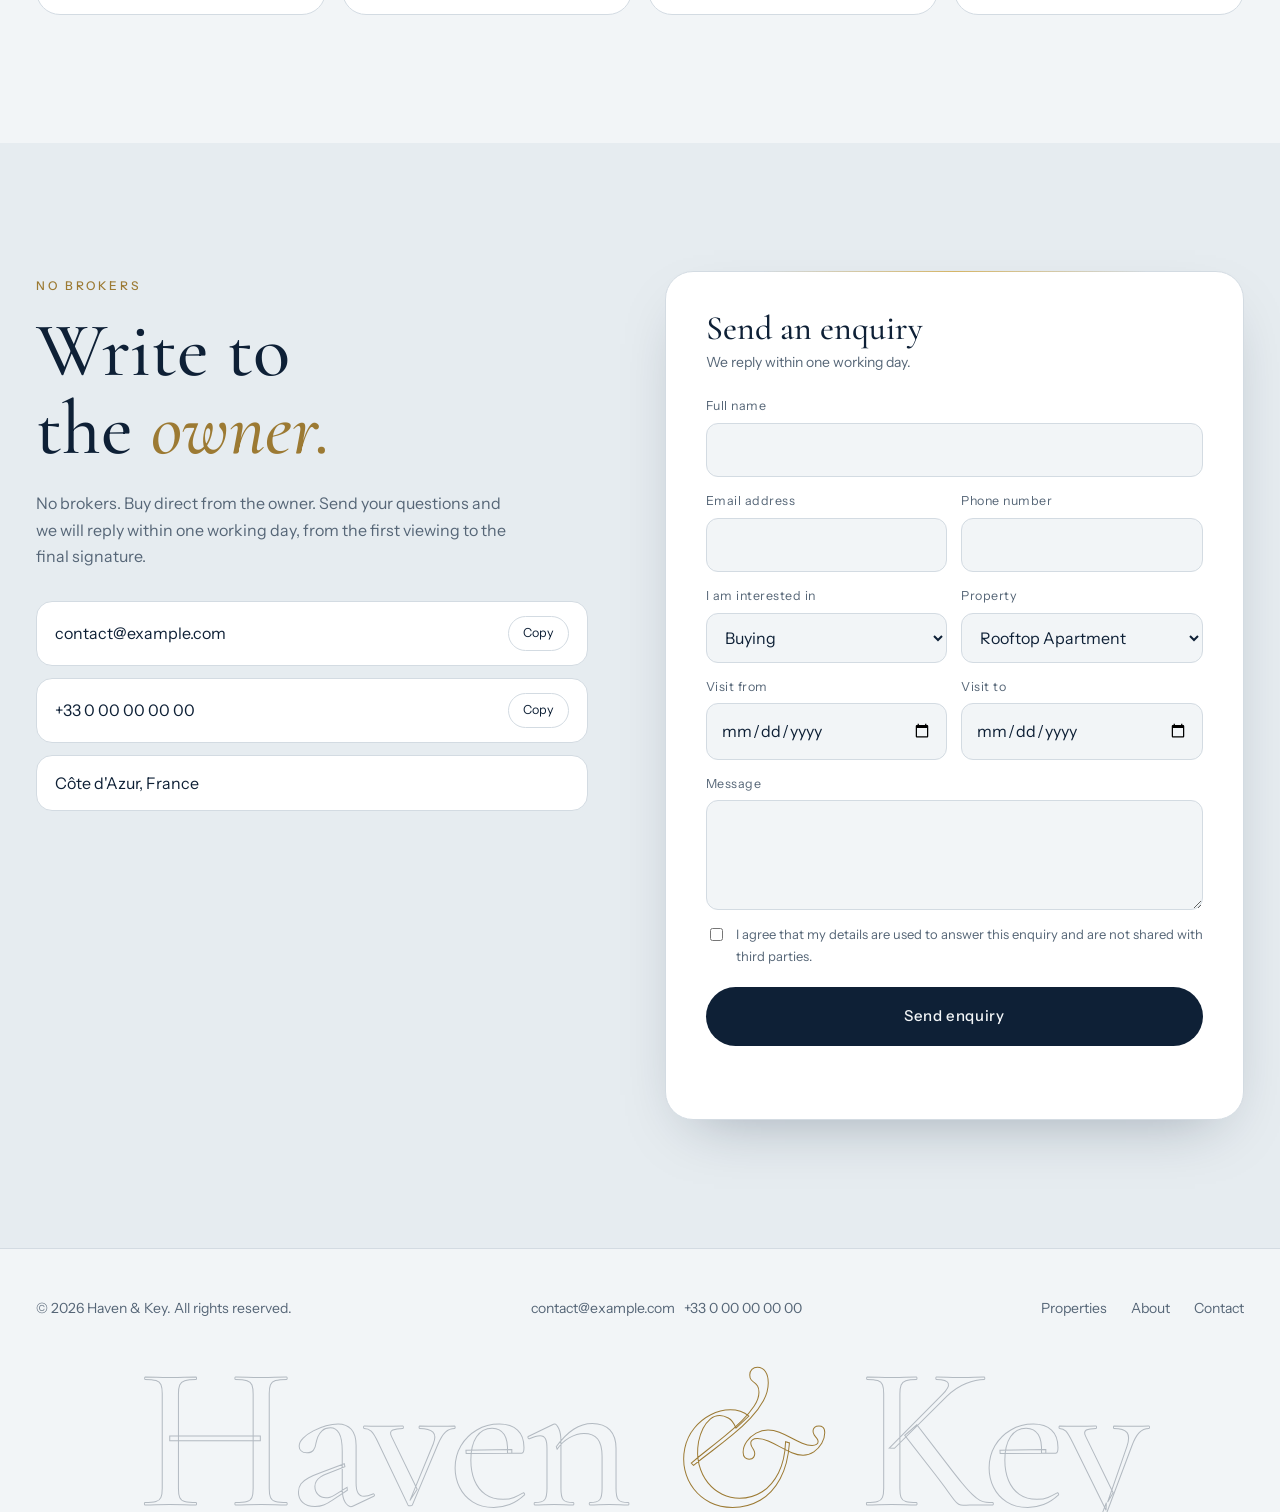
<file: rooftop-apartment/index.html>
<!DOCTYPE html>
<html lang="en" data-root="../">
<head>
<meta charset="utf-8">
<meta name="viewport" content="width=device-width, initial-scale=1">
<title>Rooftop Apartment, Location to be confirmed — Price on request | Haven &amp; Key</title>
<meta name="description" content="A bright top-floor home with floor-to-ceiling windows and a large terrace with open views over the rooftops and hills.">


<meta name="theme-color" content="#0e2036">
<meta property="og:site_name" content="Haven &amp; Key">
<meta property="og:type" content="article">
<meta property="og:title" content="Rooftop Apartment, Location to be confirmed — Price on request | Haven &amp; Key">
<meta property="og:description" content="A bright top-floor home with floor-to-ceiling windows and a large terrace with open views over the rooftops and hills.">

<meta property="og:image" content="../images/rooftop-apartment/1.jpg">
<meta name="twitter:card" content="summary_large_image">
<link rel="icon" href="../favicon.svg" type="image/svg+xml">
<link rel="preconnect" href="https://fonts.googleapis.com">
<link rel="preconnect" href="https://fonts.gstatic.com" crossorigin>
<link href="https://fonts.googleapis.com/css2?family=Cormorant+Garamond:ital,wght@0,400;0,500;0,600;1,400;1,500&family=Instrument+Sans:wght@400;500;600&display=swap" rel="stylesheet">
<script>try{var t=localStorage.getItem("hk-theme");if(t)document.documentElement.setAttribute("data-theme",t)}catch(e){}</script>
<link rel="stylesheet" href="../css/style.css">
<script type="application/ld+json">{"@context":"https://schema.org","@type":"RealEstateListing","name":"Rooftop Apartment","description":"A bright top-floor home with floor-to-ceiling windows and a large terrace with open views over the rooftops and hills.","image":["/images/rooftop-apartment/1.jpg","/images/rooftop-apartment/2.jpg","/images/rooftop-apartment/3.jpg","/images/rooftop-apartment/4.jpg","/images/rooftop-apartment/5.jpg","/images/rooftop-apartment/6.jpg"]}</script>
</head>
<body class="inner">
<header class="nav" id="nav">
      <a class="brand" href="../">Haven <i>&amp;</i> Key</a>
      <nav aria-label="Main"><ul>
        <li><a href="../" aria-current="page">Properties</a></li>
        <li><a href="../about/">About</a></li>
        <li><a href="../contact/">Contact</a></li>
      </ul></nav>
      <button class="tbtn" id="theme" type="button" aria-label="Switch light or dark theme"><svg viewBox="0 0 24 24" width="18" height="18" fill="none" stroke="currentColor" stroke-width="1.6" aria-hidden="true"><circle cx="12" cy="12" r="8"/><path d="M12 4v16a8 8 0 0 0 0-16z" fill="currentColor"/></svg></button>
      <a class="pill-btn" href="../contact/#enquire">Enquire</a>
    </header><div class="progress" id="progress" aria-hidden="true"></div>
<main id="app"><div class="wrap crumbrow"><a class="crumb" href="../">&larr; All properties</a></div><section class="sec" id="property"><div class="wrap fhead">
        <div><span class="label">Property</span><h1>Rooftop <em>Apartment</em></h1></div>
        <div class="fmeta">
          <p class="where"><svg viewBox="0 0 24 24" width="16" height="16" fill="none" stroke="currentColor" stroke-width="1.5" stroke-linecap="round" stroke-linejoin="round" aria-hidden="true"><path d="M12 21s7-6.2 7-11.5A7 7 0 0 0 5 9.5C5 14.8 12 21 12 21zM12 7a2.5 2.5 0 1 0 0 5 2.5 2.5 0 0 0 0-5z"/></svg>Location to be confirmed</p>
          <p class="price">Price on request <span class="pill">For sale</span></p>
          <p class="blurb">A bright top-floor home with floor-to-ceiling windows and a large terrace with open views over the rooftops and hills.</p>
          <div class="share" data-slug="rooftop-apartment"><button type="button" class="share-btn" data-share><svg viewBox="0 0 24 24" width="17" height="17" fill="none" stroke="currentColor" stroke-width="1.5" stroke-linecap="round" stroke-linejoin="round" aria-hidden="true"><path d="M4 12v7a1 1 0 0 0 1 1h14a1 1 0 0 0 1-1v-7M16 6l-4-4-4 4M12 2v14"/></svg><span>Share this property</span></button></div>
        </div></div><div class="cards-wrap" data-slug="rooftop-apartment">
      <div class="cards" id="cards" tabindex="0" aria-label="Photo carousel, scroll sideways">
        <button class="pc" type="button" data-i="0" aria-label="Enlarge photo: Living area"><img src="../images/rooftop-apartment/1.jpg" alt="Rooftop Apartment — Living area" loading="eager" decoding="async" draggable="false" onerror="this.removeAttribute('src');this.onerror=null"><span><b>Living area</b><small>01 / 06</small></span></button><button class="pc" type="button" data-i="1" aria-label="Enlarge photo: Terrace"><img src="../images/rooftop-apartment/2.jpg" alt="Rooftop Apartment — Terrace" loading="eager" decoding="async" draggable="false" onerror="this.removeAttribute('src');this.onerror=null"><span><b>Terrace</b><small>02 / 06</small></span></button><button class="pc" type="button" data-i="2" aria-label="Enlarge photo: Bedroom"><img src="../images/rooftop-apartment/3.jpg" alt="Rooftop Apartment — Bedroom" loading="lazy" decoding="async" draggable="false" onerror="this.removeAttribute('src');this.onerror=null"><span><b>Bedroom</b><small>03 / 06</small></span></button><button class="pc" type="button" data-i="3" aria-label="Enlarge photo: City views"><img src="../images/rooftop-apartment/4.jpg" alt="Rooftop Apartment — City views" loading="lazy" decoding="async" draggable="false" onerror="this.removeAttribute('src');this.onerror=null"><span><b>City views</b><small>04 / 06</small></span></button><button class="pc" type="button" data-i="4" aria-label="Enlarge photo: Bedroom with terrace access"><img src="../images/rooftop-apartment/5.jpg" alt="Rooftop Apartment — Bedroom with terrace access" loading="lazy" decoding="async" draggable="false" onerror="this.removeAttribute('src');this.onerror=null"><span><b>Bedroom with terrace access</b><small>05 / 06</small></span></button><button class="pc" type="button" data-i="5" aria-label="Enlarge photo: Terrace walkway"><img src="../images/rooftop-apartment/6.jpg" alt="Rooftop Apartment — Terrace walkway" loading="lazy" decoding="async" draggable="false" onerror="this.removeAttribute('src');this.onerror=null"><span><b>Terrace walkway</b><small>06 / 06</small></span></button>
      </div>
      <div class="wrap cbar"><span class="hint">Drag, swipe or use the arrows. Tap a photo to enlarge.</span>
        <div class="arrows"><button id="prev" type="button" aria-label="Previous photos"><svg viewBox="0 0 24 24" width="18" height="18" fill="none" stroke="currentColor" stroke-width="1.6" stroke-linecap="round" stroke-linejoin="round" aria-hidden="true"><path d="M15 18l-6-6 6-6"/></svg></button><button id="next" type="button" aria-label="Next photos"><svg viewBox="0 0 24 24" width="18" height="18" fill="none" stroke="currentColor" stroke-width="1.6" stroke-linecap="round" stroke-linejoin="round" aria-hidden="true"><path d="M9 6l6 6-6 6"/></svg></button></div></div>
    </div></section>
      <section class="wrap" aria-label="At a glance"><div class="stats" style="--n:4"><div class="stat"><strong><span data-count="0">0</span><sup>%</sup></strong><span>Agent commission</span></div><div class="stat"><strong><span data-count="1">1</span><sup>day</sup></strong><span>To reply to your enquiry</span></div><div class="stat"><strong><span data-count="6">6</span></strong><span>Photographs of the home</span></div><div class="stat"><strong><span data-count="41">41</span><sup>sec</sup></strong><span>Walk-through film</span></div></div></section><section class="tour sec" id="tour"><div class="wrap tour-grid">
        <div class="steps">
          <div class="step steps-intro on"><span class="label">Inside the home</span><h2>Light, glass and a terrace that goes on.</h2></div>
          <div class="step" data-img="0"><span class="n">TERRACE</span><h3>Large terrace with open views</h3><p>Open views over the rooftops and hills, with planters running the length of the walkway.</p></div><div class="step" data-img="1"><span class="n">WINDOWS</span><h3>Floor-to-ceiling windows with terrace access</h3><p>A bright top-floor home. The bedroom opens straight onto the terrace.</p></div><div class="step" data-img="2"><span class="n">LIVING</span><h3>Open-plan living and dining area</h3><p>One generous room that looks out through the glass to the terrace.</p></div><div class="step" data-img="3"><span class="n">VIEWS</span><h3>Views over the city and hills</h3><p>Red-tiled roofs, green hills and the sea on the horizon.</p></div>
        </div>
        <div class="media" id="media" aria-live="polite">
          <img class="on" data-cap="Terrace walkway" src="../images/rooftop-apartment/6.jpg" alt="Terrace walkway" loading="lazy" onerror="this.removeAttribute('src');this.onerror=null"><img data-cap="Bedroom with terrace access" src="../images/rooftop-apartment/5.jpg" alt="Bedroom with terrace access" loading="lazy" onerror="this.removeAttribute('src');this.onerror=null"><img data-cap="Living area" src="../images/rooftop-apartment/1.jpg" alt="Living area" loading="lazy" onerror="this.removeAttribute('src');this.onerror=null"><img data-cap="City views" src="../images/rooftop-apartment/4.jpg" alt="City views" loading="lazy" onerror="this.removeAttribute('src');this.onerror=null">
          <span class="cap" id="cap">Terrace walkway</span>
        </div></div></section><section class="film" id="film"><div class="wrap">
        <div class="film-head"><div><span class="label">Walk-through</span><h2>See it moving.</h2></div>
        <p class="hint">Plays silently while it is on screen.</p></div>
        <div class="frame" id="frame"><video id="vid" muted loop playsinline preload="metadata" data-autoplay poster="../images/rooftop-apartment/1.jpg" aria-label="Rooftop Apartment video"><source src="../video/rooftop-apartment.mp4" type="video/mp4">Your browser cannot play this video.</video>
        <button class="vbtn" id="vbtn" type="button" aria-label="Pause video"><svg id="vicon" viewBox="0 0 24 24" width="18" height="18" fill="currentColor" aria-hidden="true"><path d="M7 5h4v14H7zM13 5h4v14h-4z"/></svg></button></div></div></section><section class="sec bentosec" id="details"><div class="wrap">
        <div class="bhead"><div><span class="label">Property details</span><h2>The essentials.</h2></div></div>
        <div class="bento">
          <div class="cell c-desc"><h3>About the property</h3><p>Full property description to be added. Describe the setting, the views and what makes the home special in two or three short paragraphs.</p><p>Mention what is nearby: shops, beaches, transport and any local highlights.</p>
            <ul class="feat"><li>Large terrace with open views</li><li>Floor-to-ceiling windows with terrace access</li><li>Open-plan living and dining area</li><li>Views over the city and hills</li></ul></div>
          <figure class="cell c-img"><img src="../images/rooftop-apartment/3.jpg" alt="Rooftop Apartment — Bedroom" loading="lazy" decoding="async" draggable="false" onerror="this.removeAttribute('src');this.onerror=null"><figcaption>Bedroom</figcaption></figure>
          <div class="cell c-spec"><h3>Specifications</h3><dl class="specs"><div><dt>Property type</dt><dd class="tbc">To be confirmed</dd></div><div><dt>Living area</dt><dd class="tbc">To be confirmed</dd></div><div><dt>Terrace</dt><dd class="tbc">To be confirmed</dd></div><div><dt>Bedrooms</dt><dd class="tbc">To be confirmed</dd></div><div><dt>Bathrooms</dt><dd class="tbc">To be confirmed</dd></div><div><dt>Parking</dt><dd class="tbc">To be confirmed</dd></div><div><dt>Year built</dt><dd class="tbc">To be confirmed</dd></div><div><dt>Floor</dt><dd class="tbc">To be confirmed</dd></div><div><dt>Heating / cooling</dt><dd class="tbc">To be confirmed</dd></div><div><dt>Ownership</dt><dd class="tbc">To be confirmed</dd></div></dl></div>
          <div class="cell c-mini"><svg viewBox="0 0 24 24" width="26" height="26" fill="none" stroke="currentColor" stroke-width="1.4" stroke-linecap="round" stroke-linejoin="round" aria-hidden="true"><path d="M3 19v-7a2 2 0 0 1 2-2h14a2 2 0 0 1 2 2v7M3 16h18M6 10V7a1 1 0 0 1 1-1h10a1 1 0 0 1 1 1v3"/></svg><b>—</b><span>Bedrooms</span></div><div class="cell c-mini"><svg viewBox="0 0 24 24" width="26" height="26" fill="none" stroke="currentColor" stroke-width="1.4" stroke-linecap="round" stroke-linejoin="round" aria-hidden="true"><path d="M4 12h16v2a5 5 0 0 1-5 5H9a5 5 0 0 1-5-5v-2zM6 12V6a2 2 0 0 1 4 0M7 19l-1 2M17 19l1 2"/></svg><b>—</b><span>Bathrooms</span></div><div class="cell c-mini"><svg viewBox="0 0 24 24" width="26" height="26" fill="none" stroke="currentColor" stroke-width="1.4" stroke-linecap="round" stroke-linejoin="round" aria-hidden="true"><path d="M4 9V4h5M20 9V4h-5M4 15v5h5M20 15v5h-5"/></svg><b>—</b><span>Built area</span></div><div class="cell c-mini"><svg viewBox="0 0 24 24" width="26" height="26" fill="none" stroke="currentColor" stroke-width="1.4" stroke-linecap="round" stroke-linejoin="round" aria-hidden="true"><path d="M3 6l6-2 6 2 6-2v14l-6 2-6-2-6 2zM9 4v14M15 6v14"/></svg><b>—</b><span>Plot area</span></div>
        </div></div></section><section class="sec band" id="enquire"><div class="wrap enq">
      <div>
        <span class="label">No brokers</span>
        <h2>Write to the <em>owner.</em></h2>
        <p>No brokers. Buy direct from the owner. Send your questions and we will reply within one working day, from the first viewing to the final signature.</p>
        <div class="lines">
          <div class="line"><span id="mail">contact@example.com</span><button type="button" data-copy="mail">Copy</button></div>
          <div class="line"><span id="tel">+33 0 00 00 00 00</span><button type="button" data-copy="tel">Copy</button></div>
          <div class="line"><span>Côte d'Azur, France</span></div>
        </div>
      </div>
      <form id="enquiry" novalidate>
        <h3>Send an enquiry</h3>
        <p class="sub">We reply within one working day.</p>
        <div class="f"><label for="f-name">Full name</label><input id="f-name" name="name" autocomplete="name" required></div>
        <div class="two">
          <div class="f"><label for="f-email">Email address</label><input id="f-email" name="email" type="email" autocomplete="email" required></div>
          <div class="f"><label for="f-phone">Phone number</label><input id="f-phone" name="phone" type="tel" autocomplete="tel"></div>
        </div>
        <div class="two">
          <div class="f"><label for="f-int">I am interested in</label><select id="f-int" name="interest"><option>Buying</option><option>Renting</option></select></div>
          <div class="f"><label for="f-prop">Property</label><select id="f-prop" name="property"><option value="Any">Any property</option><option value="Rooftop Apartment" selected>Rooftop Apartment</option></select></div>
        </div>
        <div class="two">
          <div class="f"><label for="f-in">Visit from</label><input id="f-in" name="visit_from" type="date"></div>
          <div class="f"><label for="f-out">Visit to</label><input id="f-out" name="visit_to" type="date"></div>
        </div>
        <div class="f"><label for="f-msg">Message</label><textarea id="f-msg" name="message"></textarea></div>
        <input class="hp" name="_gotcha" tabindex="-1" autocomplete="off" aria-hidden="true">
        <label class="consent"><input id="f-consent" type="checkbox" name="consent" required>
          <span>I agree that my details are used to answer this enquiry and are not shared with third parties.</span></label>
        <button class="send" type="submit">Send enquiry</button>
        <p class="status" role="status" aria-live="polite"></p>
      </form>
    </div></section></main>
<footer><div class="wrap">
      <div class="fgrid"><span>&copy; 2026 Haven &amp; Key. All rights reserved.</span>
        <span class="fcontact"><a href="mailto:contact@example.com">contact@example.com</a> &nbsp; +33 0 00 00 00 00</span>
        <nav aria-label="Footer"><a href="../">Properties</a><a href="../about/">About</a><a href="../contact/">Contact</a></nav></div>
      <div class="big" aria-hidden="true">Haven <i>&amp;</i> Key</div></div></footer>
<dialog id="lb" aria-label="Photo viewer">
      <button class="lb x" data-lb="close" aria-label="Close"><svg viewBox="0 0 24 24" width="20" height="20" fill="none" stroke="currentColor" stroke-width="1.6" stroke-linecap="round" stroke-linejoin="round" aria-hidden="true"><path d="M6 6l12 12M18 6L6 18"/></svg></button>
      <button class="lb p" data-lb="prev" aria-label="Previous photo"><svg viewBox="0 0 24 24" width="22" height="22" fill="none" stroke="currentColor" stroke-width="1.6" stroke-linecap="round" stroke-linejoin="round" aria-hidden="true"><path d="M15 18l-6-6 6-6"/></svg></button>
      <img id="lbi" alt="">
      <button class="lb n" data-lb="next" aria-label="Next photo"><svg viewBox="0 0 24 24" width="22" height="22" fill="none" stroke="currentColor" stroke-width="1.6" stroke-linecap="round" stroke-linejoin="round" aria-hidden="true"><path d="M9 6l6 6-6 6"/></svg></button>
      <p class="lbcap" id="lbc"></p></dialog>
<script src="../js/data.js"></script>
<script src="../js/app.js"></script>
</body>
</html>
</file>
<file: css/style.css>
/* Haven & Key — design tokens first. Everything below uses these, in light and dark. */
:root{
  --bg:#f2f5f7;          /* sea-mist paper */
  --surface:#ffffff;     /* cards */
  --surface-2:#e6ecf0;   /* quiet bands */
  --ink:#0e2036;         /* navy text */
  --mute:#566677;        /* secondary text */
  --line:#d3dbe2;
  --gold:#9c7a33;        /* accent text on light */
  --gold-bright:#d5b567; /* accent on photos and dark */
  --sea:#2c5a78;
  --glass:rgba(255,255,255,.72);
  --on-photo:#ffffff;
  --shadow:0 24px 60px -28px rgba(14,32,54,.35);
  --serif:"Cormorant Garamond",Georgia,"Times New Roman",serif;
  --sans:"Instrument Sans",system-ui,-apple-system,"Segoe UI",sans-serif;
  --gut:max(16px,env(safe-area-inset-left,0px));
  color-scheme:light;
}
@media (prefers-color-scheme: dark){:root:not([data-theme="light"]){
  --bg:#08131f;--surface:#0f2133;--surface-2:#0c1a2a;--ink:#e9eff4;--mute:#97a8b7;--line:#1f3347;
  --gold:#d5b567;--gold-bright:#e0c27a;--sea:#6ea6c9;--glass:rgba(10,24,38,.62);
  --shadow:0 24px 60px -28px rgba(0,0,0,.7);color-scheme:dark}}
:root[data-theme="dark"]{
  --bg:#08131f;--surface:#0f2133;--surface-2:#0c1a2a;--ink:#e9eff4;--mute:#97a8b7;--line:#1f3347;
  --gold:#d5b567;--gold-bright:#e0c27a;--sea:#6ea6c9;--glass:rgba(10,24,38,.62);
  --shadow:0 24px 60px -28px rgba(0,0,0,.7);color-scheme:dark}

*{box-sizing:border-box}
html{scroll-behavior:smooth;scroll-padding-top:90px}
body{margin:0;background:var(--bg);color:var(--ink);font:400 16px/1.65 var(--sans);overflow-x:hidden}
img{display:block;max-width:100%}
a{color:inherit}
button{font:inherit;color:inherit}
:focus-visible{outline:2px solid var(--gold-bright);outline-offset:3px}
h1,h2,h3{font-family:var(--serif);font-weight:500;line-height:1.02;margin:0;text-wrap:balance}
em{font-style:italic}
.wrap{max-width:1240px;margin:0 auto;padding-left:var(--gut);padding-right:max(16px,env(safe-area-inset-right,0px))}
.label{font-size:12px;letter-spacing:.24em;text-transform:uppercase;font-weight:500;color:var(--gold)}
.sec{padding-block:clamp(72px,10vw,132px)}
.band{background:var(--surface-2)}
.hint{font-size:13px;color:var(--mute);letter-spacing:.04em;margin:0}
.more-link{display:inline-flex;align-items:center;gap:10px;color:var(--gold);text-decoration:none;font-size:12.5px;letter-spacing:.18em;text-transform:uppercase;font-weight:500;border-bottom:1px solid var(--gold);padding-bottom:4px}

/* progress */
.progress{position:fixed;left:0;top:env(safe-area-inset-top,0px);height:2px;width:100%;transform-origin:0 50%;transform:scaleX(0);background:var(--gold-bright);z-index:60}

/* floating nav */
.nav{position:fixed;z-index:50;left:50%;top:calc(env(safe-area-inset-top,0px) + 14px);transform:translate(-50%,0);transition:transform .45s cubic-bezier(.2,.7,.2,1);
  display:flex;align-items:center;gap:clamp(12px,2.6vw,30px);padding:8px 8px 8px 24px;border-radius:999px;
  background:var(--glass);border:1px solid color-mix(in srgb,var(--ink) 12%,transparent);-webkit-backdrop-filter:blur(16px) saturate(1.4);backdrop-filter:blur(16px) saturate(1.4);box-shadow:var(--shadow);max-width:calc(100% - 24px)}
.nav.hide{transform:translate(-50%,-160%)}
.brand{font:500 24px/1 var(--serif);text-decoration:none;white-space:nowrap}
.brand i{color:var(--gold);font-style:italic}
.nav ul{display:flex;gap:clamp(12px,2.4vw,28px);list-style:none;margin:0;padding:0}
.nav ul a{text-decoration:none;font-size:14px;color:var(--mute);transition:color .2s;padding-bottom:2px;border-bottom:1px solid transparent}
.nav ul a:hover,.nav ul a[aria-current]{color:var(--ink)}
.nav ul a[aria-current]{border-bottom-color:var(--gold-bright)}
.tbtn{width:36px;height:36px;border-radius:50%;border:1px solid var(--line);background:transparent;display:grid;place-items:center;cursor:pointer;color:var(--ink);flex:none}
.tbtn:hover{border-color:var(--gold)}
.pill-btn{background:var(--ink);color:var(--bg);border-radius:999px;padding:10px 18px;font-size:13px;font-weight:500;text-decoration:none;white-space:nowrap}
@media (max-width:620px){.nav{padding-left:16px}.nav ul{display:none}}

/* hero */
.hero{position:relative;min-height:clamp(680px,92svh,860px);display:flex;align-items:flex-end;overflow:hidden;color:var(--on-photo);background:#0b1a2a;isolation:isolate}
.hero-bg{position:absolute;inset:-8% 0;z-index:-3;will-change:transform}
.hero-bg img{width:100%;height:100%;object-fit:cover;object-position:center 40%;animation:kb 22s ease-out both}
@keyframes kb{from{transform:scale(1.14)}to{transform:scale(1.02)}}
.hero::before{content:"";position:absolute;inset:0;z-index:-2;background:linear-gradient(180deg,rgba(6,18,31,.55) 0,rgba(6,18,31,0) 30%),linear-gradient(0deg,rgba(6,18,31,.9) 0,rgba(6,18,31,.55) 38%,rgba(6,18,31,0) 72%)}
.hero::after{content:"";position:absolute;inset:0;z-index:-1;pointer-events:none;background:radial-gradient(420px circle at var(--mx,72%) var(--my,30%),rgba(255,236,190,.28),transparent 70%);mix-blend-mode:soft-light}
.hero .wrap{width:100%;padding-top:150px;padding-bottom:40px}
.hero .label{color:#fff;text-shadow:0 1px 12px rgba(0,0,0,.65);background:rgba(6,18,31,.35);display:inline-block;padding:7px 14px;border-radius:999px;border:1px solid rgba(255,255,255,.25);-webkit-backdrop-filter:blur(8px);backdrop-filter:blur(8px)}
.hero h1{color:#fff;font-size:clamp(46px,8.4vw,118px);letter-spacing:-.015em;margin:20px 0 26px;text-shadow:0 2px 30px rgba(0,0,0,.35)}
.hero h1 .ln{display:block}
.w{display:inline-block;opacity:0;filter:blur(14px);transform:translateY(16px);animation:wi .9s cubic-bezier(.2,.7,.2,1) forwards;animation-delay:calc(var(--i)*.1s + .2s)}
.w em{font-style:italic;color:var(--gold-bright)}
@keyframes wi{to{opacity:1;filter:blur(0);transform:none}}
.hero p.intro{max-width:46ch;font-size:clamp(17px,1.6vw,20px);margin:0 0 32px;color:rgba(255,255,255,.9);text-shadow:0 1px 12px rgba(0,0,0,.5)}
.cta-row{display:flex;gap:14px;flex-wrap:wrap;align-items:center}
@property --a{syntax:"<angle>";inherits:false;initial-value:0deg}
.shimmer{position:relative;display:inline-flex;align-items:center;gap:12px;padding:17px 28px;border-radius:999px;text-decoration:none;font-weight:500;font-size:14px;letter-spacing:.06em;color:#14120a;border:1px solid transparent;
  background:linear-gradient(#e6c97f,#caa24d) padding-box,conic-gradient(from var(--a),#fff6d6,#b88a2c 25%,#fff6d6 50%,#b88a2c 75%,#fff6d6) border-box;animation:spin 5s linear infinite;transition:transform .2s}
.shimmer:hover{transform:translateY(-2px)}
@keyframes spin{to{--a:360deg}}
.ghost{display:inline-flex;align-items:center;gap:10px;padding:16px 26px;border-radius:999px;text-decoration:none;font-size:14px;color:#fff;border:1px solid rgba(255,255,255,.4);background:rgba(255,255,255,.08);-webkit-backdrop-filter:blur(8px);backdrop-filter:blur(8px)}
.ghost:hover{background:rgba(255,255,255,.18)}
.chips{display:flex;flex-wrap:wrap;gap:10px;margin-top:44px;padding-top:24px;border-top:1px solid rgba(255,255,255,.22)}
.chip{font-size:12.5px;letter-spacing:.08em;padding:8px 14px;border-radius:999px;background:rgba(255,255,255,.1);border:1px solid rgba(255,255,255,.2);-webkit-backdrop-filter:blur(8px);backdrop-filter:blur(8px)}

/* marquee */
.marquee{overflow:hidden;border-block:1px solid var(--line);background:var(--surface-2);padding-block:20px}
.track{display:flex;gap:56px;width:max-content;animation:mq 38s linear infinite}
.marquee:hover .track{animation-play-state:paused}
.track span{font:italic 500 clamp(22px,3vw,34px)/1 var(--serif);white-space:nowrap;display:flex;align-items:center;gap:56px}
.track span::after{content:"";width:7px;height:7px;border-radius:50%;background:var(--gold-bright)}
@keyframes mq{to{transform:translateX(-50%)}}

/* property header */
.crumbrow{padding-top:130px}
.crumb{color:var(--mute);text-decoration:none;font-size:14px}
.crumb:hover{color:var(--ink)}
.crumbrow+.sec{padding-top:clamp(24px,4vw,48px)}
.fhead{display:grid;grid-template-columns:1.2fr 1fr;gap:32px 64px;align-items:end;margin-bottom:48px}
.fhead h1,.fhead h2{font-size:clamp(48px,7vw,96px);margin-top:14px}
.fhead em,.enq h2 em{color:var(--gold)}
.fmeta{display:grid;gap:16px;min-width:0;justify-items:start}
.where{display:flex;align-items:center;gap:8px;color:var(--mute);margin:0}
.price{display:flex;align-items:center;flex-wrap:wrap;gap:14px;font:500 26px/1 var(--sans);margin:0}
.pill{font-size:11px;letter-spacing:.18em;text-transform:uppercase;background:color-mix(in srgb,var(--gold-bright) 28%,transparent);color:var(--gold);padding:7px 14px;border-radius:999px;font-weight:600}
.fmeta p.blurb{margin:0;color:var(--mute);max-width:52ch}
.share-btn{display:inline-flex;align-items:center;gap:10px;border:1px solid var(--line);background:transparent;border-radius:999px;padding:10px 18px;font-size:13px;cursor:pointer}
.share-btn:hover{border-color:var(--gold)}
@media (max-width:860px){.fhead{grid-template-columns:1fr}}

/* carousel */
.cards{display:flex;gap:18px;overflow-x:auto;scroll-snap-type:x mandatory;scrollbar-width:none;padding-block:8px;padding-inline:max(var(--gut),calc((100vw - 1240px)/2 + var(--gut)));scroll-padding-inline:max(var(--gut),calc((100vw - 1240px)/2 + var(--gut)));cursor:grab;overscroll-behavior-x:contain}
.cards::-webkit-scrollbar{display:none}
.cards.drag{cursor:grabbing;scroll-snap-type:none;scroll-behavior:auto}
.pc{flex:0 0 clamp(264px,32vw,420px);aspect-ratio:3/4;position:relative;border-radius:22px;overflow:hidden;scroll-snap-align:start;border:0;padding:0;background:var(--surface-2);isolation:isolate;text-align:left;cursor:inherit}
.pc img{position:absolute;inset:0;width:100%;height:100%;object-fit:cover;transition:transform 1.1s cubic-bezier(.2,.7,.2,1);-webkit-user-drag:none;user-select:none}
.pc:hover img{transform:scale(1.07)}
.pc::after{content:"";position:absolute;inset:0;background:linear-gradient(0deg,rgba(6,18,31,.78),rgba(6,18,31,0) 46%)}
.pc span{position:absolute;z-index:2;left:20px;right:20px;bottom:18px;color:#fff;display:flex;justify-content:space-between;align-items:flex-end;gap:12px}
.pc b{font:500 28px/1.05 var(--serif)}
.pc small{font-size:12px;letter-spacing:.16em;opacity:.8}
.cbar{display:flex;justify-content:space-between;align-items:center;gap:16px;margin-top:26px}
.arrows{display:flex;gap:10px}
.arrows button{width:48px;height:48px;border-radius:50%;border:1px solid var(--line);background:var(--surface);display:grid;place-items:center;cursor:pointer;transition:background .2s,border-color .2s}
.arrows button:hover{border-color:var(--gold);background:color-mix(in srgb,var(--gold-bright) 18%,var(--surface))}

/* stats */
.stats{display:grid;grid-template-columns:repeat(var(--n,4),1fr);border-block:1px solid var(--line)}
.stat{padding:40px 24px;border-left:1px solid var(--line);min-width:0}
.stat:first-child{border-left:0;padding-left:0}
.stat strong{display:block;font:500 clamp(48px,6vw,84px)/1 var(--serif);font-variant-numeric:tabular-nums}
.stat strong sup{font-size:.4em;color:var(--gold);vertical-align:top;margin-left:4px;font-family:var(--sans);letter-spacing:.04em}
.stat>span{display:block;margin-top:10px;color:var(--mute);font-size:14px}
@media (max-width:760px){.stats{grid-template-columns:1fr 1fr}.stat:nth-child(odd){border-left:0;padding-left:0}.stat:nth-child(n+3){border-top:1px solid var(--line)}}

/* sticky scroll reveal */
.tour{background:var(--surface-2);margin-top:clamp(72px,10vw,132px)}
.tour-grid{display:grid;grid-template-columns:1fr 1.15fr;gap:clamp(32px,6vw,96px);align-items:start}
.steps{display:flex;flex-direction:column}
.steps h2{font-size:clamp(40px,5vw,68px);margin:14px 0 24px}
.step{min-height:62vh;display:flex;flex-direction:column;justify-content:center;gap:12px;opacity:.32;transition:opacity .5s}
.step.on{opacity:1}
.step h3{font-size:clamp(30px,3.4vw,46px)}
.step p{margin:0;color:var(--mute);max-width:42ch}
.step .n{font:500 13px var(--sans);letter-spacing:.2em;color:var(--gold)}
.steps-intro{min-height:auto;padding-bottom:6vh}
.media{position:sticky;top:96px;aspect-ratio:4/3.3;border-radius:26px;overflow:hidden;box-shadow:var(--shadow);background:var(--bg)}
.media img{position:absolute;inset:0;width:100%;height:100%;object-fit:cover;opacity:0;transform:scale(1.08);transition:opacity .9s ease,transform 1.6s cubic-bezier(.2,.7,.2,1)}
.media img.on{opacity:1;transform:scale(1)}
.media .cap{position:absolute;left:16px;bottom:16px;z-index:2;padding:8px 14px;border-radius:999px;background:var(--glass);-webkit-backdrop-filter:blur(10px);backdrop-filter:blur(10px);font-size:13px;border:1px solid color-mix(in srgb,var(--ink) 10%,transparent)}
@media (max-width:860px){
  .tour-grid{grid-template-columns:1fr}
  .media{order:-1;top:calc(env(safe-area-inset-top,0px) + 76px);aspect-ratio:16/10;z-index:3}
  .step{min-height:46vh}
}

/* film */
.film{padding-block:clamp(64px,9vw,120px)}
.film-head,.bhead{display:flex;justify-content:space-between;align-items:end;gap:24px;flex-wrap:wrap;margin-bottom:36px}
.film-head h2,.bhead h2,.bhead h1{font-size:clamp(40px,5.4vw,76px);margin-top:12px}
.frame{position:relative;border-radius:28px;overflow:hidden;aspect-ratio:16/9;max-width:100%;background:#0b1a2a;transform:scale(.88);transform-origin:50% 40%;box-shadow:var(--shadow);will-change:transform}
.frame video,.frame iframe{width:100%;height:100%;object-fit:cover;display:block;border:0}
.vbtn{position:absolute;right:16px;bottom:16px;width:48px;height:48px;border-radius:50%;border:1px solid rgba(255,255,255,.4);background:rgba(6,18,31,.5);color:#fff;display:grid;place-items:center;cursor:pointer;-webkit-backdrop-filter:blur(8px);backdrop-filter:blur(8px)}

/* bento */
.bentosec{padding-top:0}
.bento{display:grid;grid-template-columns:repeat(12,1fr);gap:16px}
.cell{position:relative;border-radius:24px;background:var(--surface);border:1px solid var(--line);padding:clamp(22px,3vw,36px);overflow:hidden;min-width:0;isolation:isolate;margin:0}
.cell::before{content:"";position:absolute;inset:0;z-index:-1;opacity:0;transition:opacity .35s;background:radial-gradient(360px circle at var(--mx,50%) var(--my,50%),color-mix(in srgb,var(--gold-bright) 28%,transparent),transparent 65%)}
.cell:hover::before{opacity:1}
.cell:hover{border-color:color-mix(in srgb,var(--gold-bright) 60%,var(--line))}
.c-desc{grid-column:span 8}
.c-img{grid-column:span 4;grid-row:span 2;padding:0;min-height:340px;border:0}
.c-img img{position:absolute;inset:0;width:100%;height:100%;object-fit:cover;object-position:30% 50%}
.c-img::after{content:"";position:absolute;inset:0;background:linear-gradient(0deg,rgba(6,18,31,.7),transparent 45%)}
.c-img figcaption{position:absolute;left:22px;bottom:20px;z-index:2;color:#fff;font:500 26px/1 var(--serif)}
.c-spec{grid-column:span 8}
.c-mini{grid-column:span 3;display:flex;flex-direction:column;gap:14px}
.c-mini svg{color:var(--gold)}
.c-mini b{font:500 40px/1 var(--serif)}
.c-mini span{font-size:13px;color:var(--mute)}
.cell h3{font-size:30px;margin-bottom:14px}
.cell p{margin:0 0 12px;color:var(--mute);max-width:60ch}
.feat{display:flex;flex-wrap:wrap;gap:8px;margin:20px 0 0;padding:0;list-style:none}
.feat li{font-size:13px;padding:8px 14px;border-radius:999px;border:1px solid var(--line);background:var(--bg)}
.specs{margin:0;display:grid;grid-template-columns:1fr 1fr;gap:0 40px}
.specs div{display:flex;justify-content:space-between;gap:16px;padding:12px 0;border-bottom:1px solid var(--line);min-width:0}
.specs dt{color:var(--mute)}
.specs dd{margin:0;font-weight:500;text-align:right}
.specs dd.tbc{color:var(--mute);font-style:italic;font-weight:400}
@media (max-width:980px){.c-desc,.c-spec{grid-column:span 12}.c-img{grid-column:span 12;grid-row:auto;min-height:300px}.c-mini{grid-column:span 6}}
@media (max-width:560px){.specs{grid-template-columns:1fr}}

/* property cards (list pages) */
.pgrid{display:grid;grid-template-columns:repeat(auto-fit,minmax(280px,420px));gap:24px;justify-content:start}
.pcard{display:block;text-decoration:none;background:var(--surface);border:1px solid var(--line);border-radius:24px;overflow:hidden;transition:transform .3s,border-color .3s}
.pcard:hover{transform:translateY(-4px);border-color:var(--gold)}
.pcard .im{position:relative;aspect-ratio:3/2;overflow:hidden;background:var(--surface-2)}
.pcard .im img{width:100%;height:100%;object-fit:cover;transition:transform .6s}
.pcard:hover .im img{transform:scale(1.05)}
.flag{position:absolute;left:14px;top:14px;background:var(--glass);-webkit-backdrop-filter:blur(8px);backdrop-filter:blur(8px);color:var(--ink);font-size:11px;letter-spacing:.18em;text-transform:uppercase;padding:6px 12px;border-radius:999px;font-weight:600}
.pcard .body{padding:22px 24px 26px;display:grid;gap:10px}
.pcard h3{font-size:32px}
.pcard .price{font-size:18px}

/* simple pages */
.page{padding-top:clamp(130px,16vw,190px)}
.simple{display:grid;grid-template-columns:1fr 1fr;gap:clamp(32px,6vw,96px)}
.simple h1{font-size:clamp(44px,6vw,88px)}
.simple p{color:var(--mute);margin:0 0 16px;max-width:56ch}
.pagepad{height:90px}
@media (max-width:860px){.simple{grid-template-columns:1fr}}

/* enquiry */
.enq{display:grid;grid-template-columns:1fr 1.05fr;gap:clamp(32px,6vw,96px);align-items:start}
.enq h2{font-size:clamp(44px,6vw,88px);margin:14px 0 22px}
.enq p{color:var(--mute);max-width:44ch}
.lines{display:grid;gap:12px;margin-top:32px}
.line{display:flex;align-items:center;justify-content:space-between;gap:12px;padding:14px 18px;border-radius:16px;border:1px solid var(--line);background:var(--surface);min-width:0}
.line span{overflow-wrap:anywhere;user-select:all}
.line button{border:1px solid var(--line);background:transparent;border-radius:999px;padding:6px 14px;font-size:12.5px;cursor:pointer;flex:none}
.line button:hover{border-color:var(--gold)}
form{position:relative;border-radius:28px;background:var(--surface);border:1px solid var(--line);padding:clamp(22px,3.4vw,40px);box-shadow:var(--shadow);min-width:0;transition:transform .15s ease-out}
form::before{content:"";position:absolute;inset:-1px;border-radius:inherit;padding:1px;pointer-events:none;background:radial-gradient(320px circle at var(--mx,50%) var(--my,0%),var(--gold-bright),transparent 60%);-webkit-mask:linear-gradient(#000 0 0) content-box,linear-gradient(#000 0 0);-webkit-mask-composite:xor;mask-composite:exclude}
form h3{font-size:34px;margin-bottom:4px}
form .sub{margin:0 0 22px;color:var(--mute);font-size:14px}
.f{display:grid;gap:6px;margin-bottom:14px;min-width:0}
.f label{font-size:12.5px;color:var(--mute);letter-spacing:.04em}
.f input,.f select,.f textarea{width:100%;font:inherit;color:var(--ink);background:var(--bg);border:1px solid var(--line);border-radius:12px;padding:13px 14px;min-width:0}
.f textarea{min-height:110px;resize:vertical}
.f input:focus,.f select:focus,.f textarea:focus{outline:none;border-color:var(--gold-bright);box-shadow:0 0 0 3px color-mix(in srgb,var(--gold-bright) 28%,transparent)}
.two{display:grid;grid-template-columns:1fr 1fr;gap:14px}
.hp{position:absolute;left:-9999px}
@media (max-width:520px){.two{grid-template-columns:1fr}}
.consent{display:flex;gap:10px;align-items:flex-start;font-size:13px;color:var(--mute);margin:6px 0 20px}
.consent input{margin-top:4px;accent-color:var(--gold)}
.send{width:100%;border:0;cursor:pointer;border-radius:999px;padding:17px;background:var(--ink);color:var(--bg);font-weight:500;font-size:15px;letter-spacing:.04em;transition:transform .2s}
.send:hover{transform:translateY(-2px)}
.send:disabled{opacity:.6;cursor:wait}
.status{margin:14px 0 0;font-size:14px;min-height:1.4em}
.status.err{color:#c0392b}
.status.ok{color:var(--gold)}
@media (max-width:900px){.enq{grid-template-columns:1fr}}

/* footer */
footer{border-top:1px solid var(--line);overflow:hidden;padding-top:48px}
.fgrid{display:flex;justify-content:space-between;gap:12px 28px;flex-wrap:wrap;color:var(--mute);font-size:14px}
.fgrid nav{display:flex;gap:24px}
.fgrid a{text-decoration:none}.fgrid a:hover{color:var(--ink)}
.big{font:500 clamp(56px,16vw,240px)/.82 var(--serif);letter-spacing:-.03em;text-align:center;margin:36px 0 -.06em;color:transparent;-webkit-text-stroke:1px color-mix(in srgb,var(--ink) 28%,transparent);white-space:nowrap;user-select:none}
.big i{-webkit-text-stroke:1px var(--gold)}

/* lightbox */
dialog#lb{border:0;padding:0;background:transparent;max-width:100vw;max-height:100vh;width:100%;height:100%;color:#fff}
dialog#lb::backdrop{background:rgba(4,12,20,.92)}
dialog#lb[open]{display:grid;place-items:center}
dialog#lb img{max-width:min(94vw,1500px);max-height:80vh;border-radius:14px;object-fit:contain}
.lb{position:absolute;width:48px;height:48px;border-radius:50%;border:1px solid rgba(255,255,255,.35);background:rgba(255,255,255,.1);color:#fff;display:grid;place-items:center;cursor:pointer}
.lb:hover{background:rgba(255,255,255,.22)}
.lb.x{top:calc(env(safe-area-inset-top,0px) + 16px);right:max(16px,env(safe-area-inset-right,0px))}
.lb.p{left:max(16px,env(safe-area-inset-left,0px));top:50%}.lb.n{right:max(16px,env(safe-area-inset-right,0px));top:50%}
.lbcap{position:absolute;bottom:calc(env(safe-area-inset-bottom,0px) + 22px);left:0;right:0;text-align:center;font-size:14px;letter-spacing:.06em;margin:0}


/* ---------- tablets and touch screens: no frosted blur, no zoom animation ---------- */
@media (max-width:1024px),(hover:none){
  .hero-bg{inset:0}
  .hero-bg img{animation:none;transform:none}
  .hero::after{display:none}
  .hero::before{background:linear-gradient(180deg,rgba(6,18,31,.6) 0,rgba(6,18,31,.34) 34%,rgba(6,18,31,.6) 62%,rgba(6,18,31,.94) 100%)}
  .hero .label,.chip,.ghost,.flag,.media .cap,.vbtn{-webkit-backdrop-filter:none;backdrop-filter:none}
  .hero .label{background:rgba(6,18,31,.5)}
  .chip,.ghost{background:rgba(6,18,31,.55)}
  .nav{-webkit-backdrop-filter:none;backdrop-filter:none;background:color-mix(in srgb,var(--surface) 94%,transparent)}
  .w{filter:none}
}
@media (max-width:860px){
  .step{min-height:38vh}
  .media{aspect-ratio:16/9}
  .steps-intro{padding-bottom:3vh}
}

/* ---------- phones: crisper, calmer, no heavy blur ---------- */
@media (max-width:700px){
  .nav{background:color-mix(in srgb,var(--surface) 94%,transparent);-webkit-backdrop-filter:none;backdrop-filter:none;box-shadow:0 8px 24px -12px rgba(14,32,54,.45);padding:6px 6px 6px 18px;gap:10px}
  .brand{font-size:22px}
  .pill-btn{padding:9px 16px}
  .hero{min-height:max(640px,88svh)}
  .hero-bg{inset:0}
  .hero-bg img{animation:none;transform:none;object-position:62% 50%}
  .hero::before{background:linear-gradient(180deg,rgba(6,18,31,.62) 0,rgba(6,18,31,.38) 35%,rgba(6,18,31,.62) 62%,rgba(6,18,31,.94) 100%)}
  .hero::after{display:none}
  .hero .wrap{padding-top:120px;padding-bottom:28px}
  .hero .label{background:none;border:0;padding:0;font-size:11px;letter-spacing:.2em;-webkit-backdrop-filter:none;backdrop-filter:none;text-shadow:0 1px 8px rgba(0,0,0,.7)}
  .hero h1{font-size:clamp(40px,12.4vw,56px);line-height:1.04;margin:16px 0 18px;text-shadow:0 2px 18px rgba(0,0,0,.55)}
  .w{filter:none;animation-duration:.6s;animation-delay:calc(var(--i)*.07s + .1s)}
  .w em{color:#f1d88f;text-shadow:0 2px 14px rgba(0,0,0,.6)}
  .hero p.intro{font-size:16.5px;margin-bottom:24px;color:#fff}
  .cta-row{flex-direction:column;align-items:stretch;gap:10px}
  .shimmer,.ghost{justify-content:center;width:100%}
  .ghost{background:rgba(6,18,31,.55);-webkit-backdrop-filter:none;backdrop-filter:none;border-color:rgba(255,255,255,.5)}
  .chips{margin-top:26px;padding-top:18px;gap:8px}
  .chip{font-size:11.5px;padding:6px 12px;background:rgba(6,18,31,.55);-webkit-backdrop-filter:none;backdrop-filter:none}
  .marquee{padding-block:14px}
  .fhead h1,.fhead h2{font-size:clamp(44px,14vw,64px)}
  .flag,.media .cap,.vbtn{-webkit-backdrop-filter:none;backdrop-filter:none}
  .media .cap{background:color-mix(in srgb,var(--surface) 92%,transparent)}
  .frame{transform:none!important;border-radius:20px}
  .pc{border-radius:18px}
  .cell,.media{border-radius:20px}
  form{border-radius:22px;transform:none!important}
  .cbar .hint{display:none}
}

@media (prefers-reduced-motion:reduce){
  html{scroll-behavior:auto}
  *{animation:none!important;transition:none!important}
  .w{opacity:1;filter:none;transform:none}
  .frame{transform:none}
  .step{opacity:1}
}
</file>
